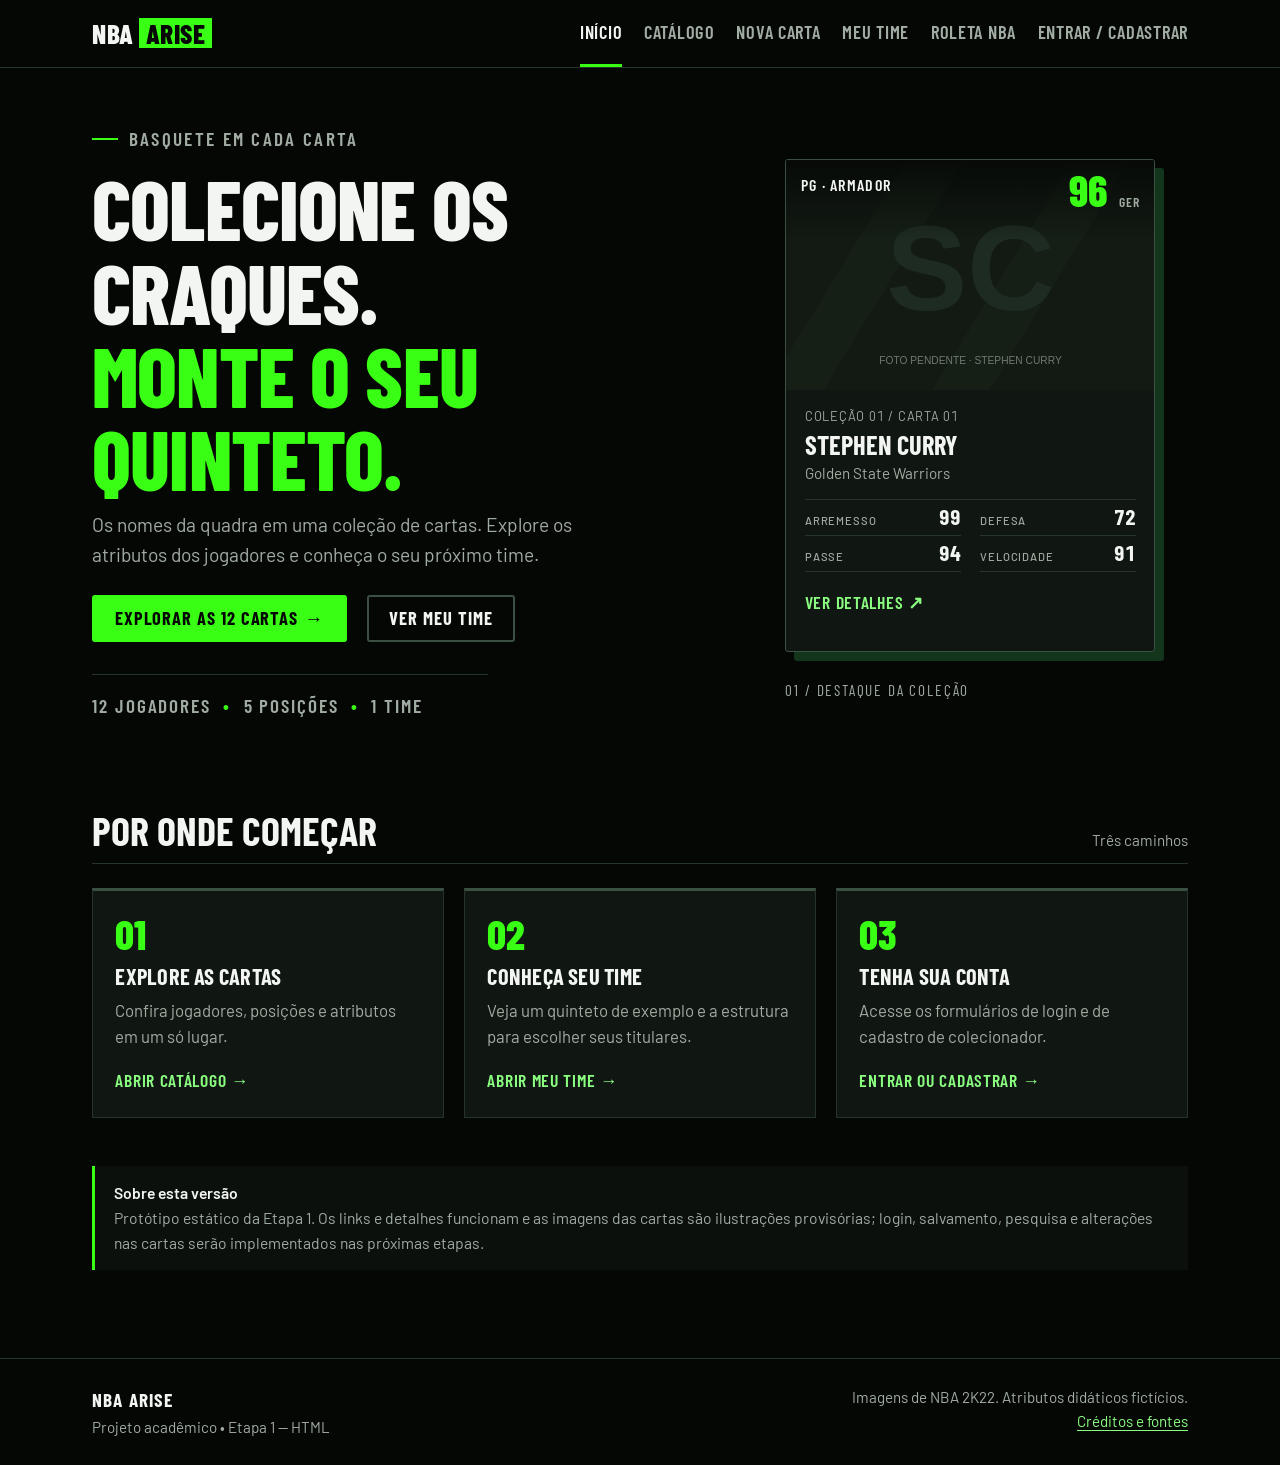
<file: index.html>
<!DOCTYPE html>
<html lang="pt-BR">
<head>
  <meta charset="UTF-8">
  <meta name="viewport" content="width=device-width, initial-scale=1.0">
  <meta name="description" content="NBA ARISE: coleção acadêmica de cartas de basquete inspirada em TCG e NBA 2K.">
  <title>Início | NBA ARISE</title>
  <link rel="preconnect" href="https://fonts.googleapis.com">
  <link rel="preconnect" href="https://fonts.gstatic.com" crossorigin>
  <link href="https://fonts.googleapis.com/css2?family=Barlow:wght@400;500;600&family=Barlow+Condensed:wght@600;700;800&display=swap" rel="stylesheet">
  <link rel="stylesheet" href="assets/css/style.css">
  <script src="assets/js/fontes.js" defer></script>
  <script src="assets/js/usuarios.js" defer></script>
</head>
<body>
  <a class="pular" href="#conteudo">Pular para o conteúdo</a>
  <header class="cabecalho">
    <div class="container barra">
      <a class="marca" href="index.html"><span class="bola" aria-hidden="true">◉</span> NBA <span>ARISE</span></a>
      <nav aria-label="Navegação principal"><a href="index.html" aria-current="page">Início</a><a href="pages/catalogo.html">Catálogo</a><a href="pages/cadastro-carta.html">Nova carta</a><a href="pages/meutime.html">Meu time</a><a href="pages/roleta.html">Roleta NBA</a><a id="nav-login" href="pages/login.html">Entrar / Cadastrar</a></nav>
    </div>
  </header>
  <main id="conteudo" class="container">
    <section class="hero" aria-labelledby="titulo-inicial">
      <div><p class="sobretitulo">BASQUETE EM CADA CARTA</p><h1 id="titulo-inicial">Colecione os craques.<br><em>Monte o seu quinteto.</em></h1>
        <p>Os nomes da quadra em uma coleção de cartas. Explore os atributos dos jogadores e conheça o seu próximo time.</p>
        <div class="botoes"><a class="botao" href="pages/catalogo.html">Explorar as 12 cartas <span aria-hidden="true">→</span></a><a class="botao secundario" href="pages/meutime.html">Ver meu time</a></div>
        <p class="micro">12 JOGADORES <span>•</span> 5 POSIÇÕES <span>•</span> 1 TIME</p>
      </div>
      <div class="destaque">      <!-- CARTA 01: Stephen Curry — altere os dados neste article. -->
      <article class="carta" id="carta-curry">
        <div class="carta-topo"><span>PG · Armador</span><strong>96 <small>GER</small></strong></div>
        <!-- Foto real (quando o arquivo existir): src="assets/img/curry.jpg" alt="Stephen Curry no NBA 2K22" -->
        <img src="data:image/svg+xml;charset=utf-8,%3Csvg%20xmlns='http://www.w3.org/2000/svg'%20viewBox='0%200%20640%20360'%20width='640'%20height='360'%3E%3Crect%20width='640'%20height='360'%20fill='%23141d16'/%3E%3Cpath%20d='M0%20360L220%200h90L90%20360zM260%20360L480%200h90L350%20360z'%20fill='%23182319'/%3E%3Ctext%20x='320'%20y='235'%20fill='%23223127'%20font-family='Arial%20Narrow,Arial,sans-serif'%20font-size='190'%20font-weight='700'%20text-anchor='middle'%3ESC%3C/text%3E%3Ctext%20x='320'%20y='320'%20fill='%237d8a80'%20font-family='Arial,sans-serif'%20font-size='16'%20text-anchor='middle'%3EFOTO%20PENDENTE%20%C2%B7%20STEPHEN%20CURRY%3C/text%3E%3C/svg%3E" alt="Imagem provisória da carta de Stephen Curry" width="640" height="360" loading="lazy">
        <div class="carta-corpo"><p class="numero">COLEÇÃO 01 / CARTA 01</p><h2 class="nome-destaque">Stephen Curry</h2><p class="clube">Golden State Warriors</p>
          <dl class="stats"><div><dt>ARREMESSO</dt><dd>99</dd></div><div><dt>DEFESA</dt><dd>72</dd></div><div><dt>PASSE</dt><dd>94</dd></div><div><dt>VELOCIDADE</dt><dd>91</dd></div></dl>
          <a class="link-detalhe" href="pages/detalhes.html#curry">Ver detalhes <span aria-hidden="true">↗</span></a>
        </div>
      </article><p class="legenda-destaque">01 / DESTAQUE DA COLEÇÃO</p></div>
    </section>
    <section class="secao" aria-labelledby="comece"><div class="secao-topo"><h2 id="comece">Por onde começar</h2><span>Três caminhos</span></div>
      <div class="acessos">
        <article><span class="indice">01</span><h3>Explore as cartas</h3><p>Confira jogadores, posições e atributos em um só lugar.</p><a href="pages/catalogo.html">Abrir catálogo →</a></article>
        <article><span class="indice">02</span><h3>Conheça seu time</h3><p>Veja um quinteto de exemplo e a estrutura para escolher seus titulares.</p><a href="pages/meutime.html">Abrir meu time →</a></article>
        <article><span class="indice">03</span><h3>Tenha sua conta</h3><p>Acesse os formulários de login e de cadastro de colecionador.</p><a href="pages/login.html">Entrar ou cadastrar →</a></article>
      </div>
    </section>
    <aside class="aviso"><strong>Sobre esta versão</strong><p>Protótipo estático da Etapa 1. Os links e detalhes funcionam e as imagens das cartas são ilustrações provisórias; login, salvamento, pesquisa e alterações nas cartas serão implementados nas próximas etapas.</p></aside>

  </main>
  <footer class="rodape"><div class="container barra">
    <p><strong>NBA ARISE</strong><br>Projeto acadêmico • Etapa 1 — HTML</p>
    <p>Imagens de NBA 2K22. Atributos didáticos fictícios.<br><a href="pages/creditos.html">Créditos e fontes</a></p>
  </div></footer>
</body>
</html>
</file>
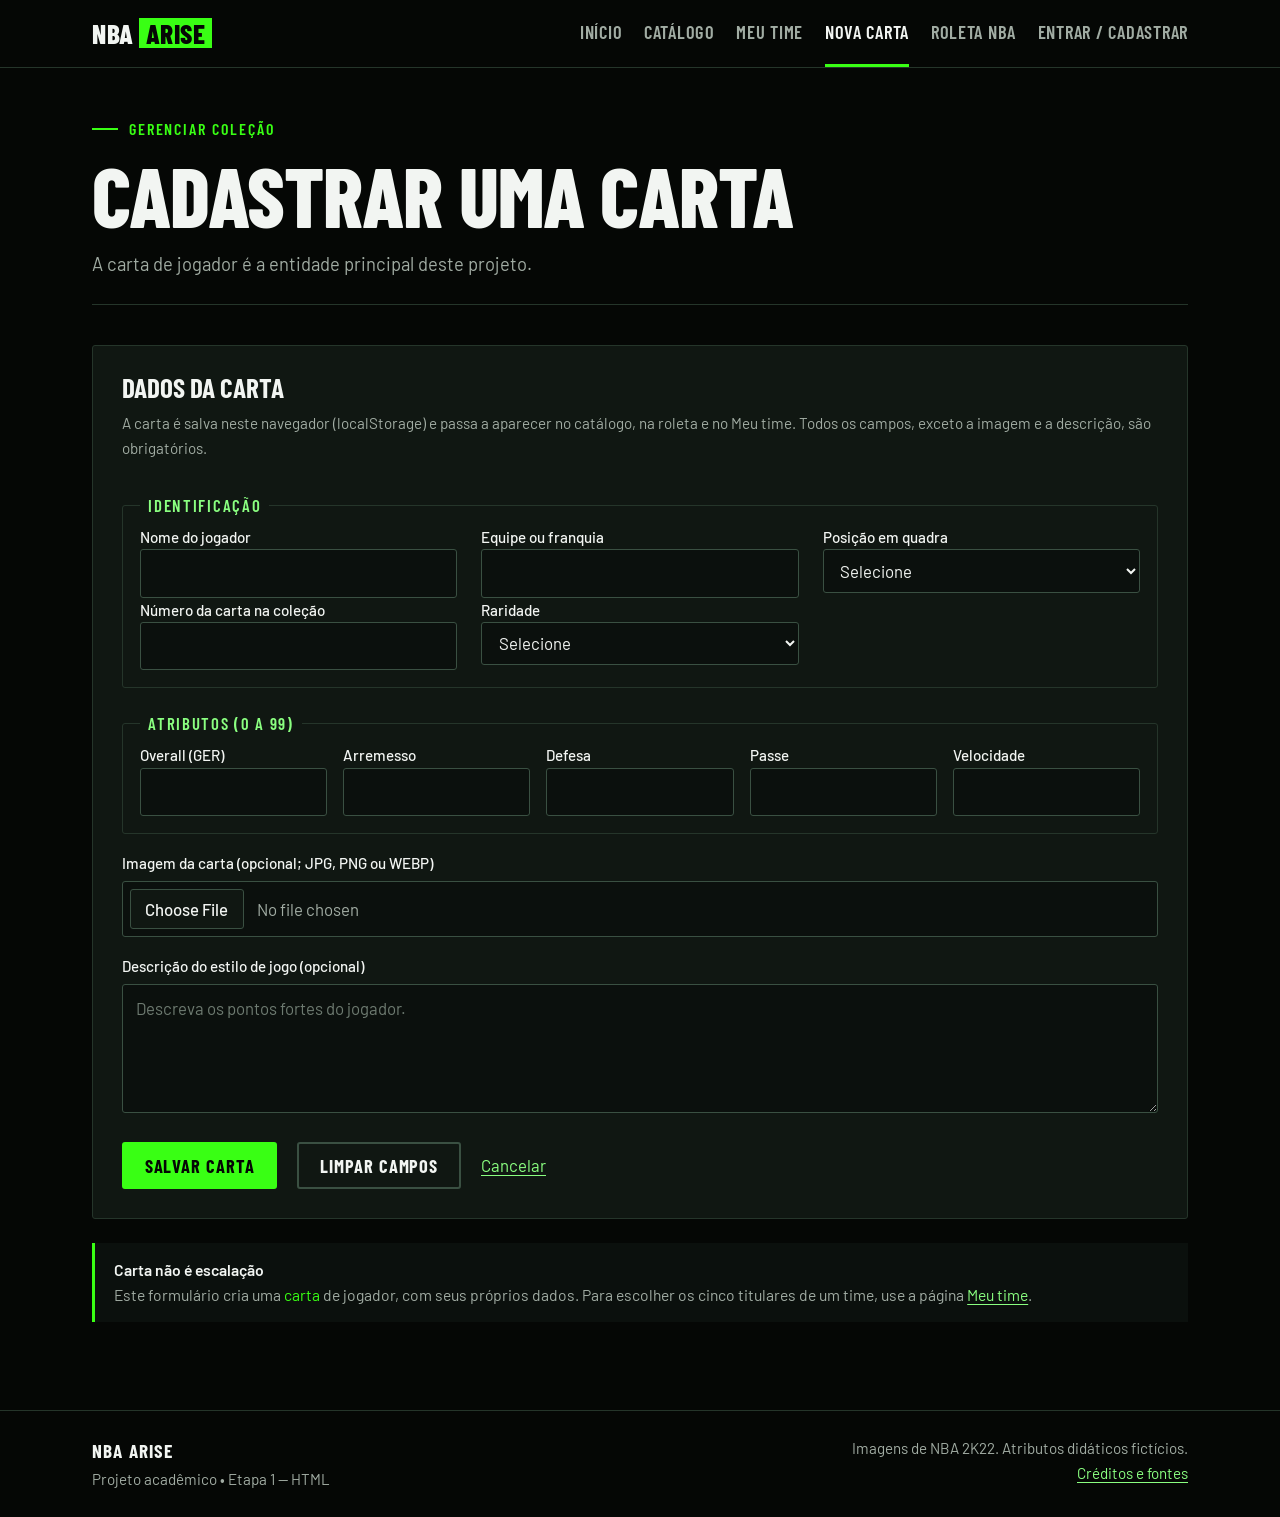
<file: pages/cadastro-carta.html>
<!DOCTYPE html>
<html lang="pt-BR">
<head>
  <meta charset="UTF-8">
  <meta name="viewport" content="width=device-width, initial-scale=1.0">
  <meta name="description" content="NBA ARISE: coleção acadêmica de cartas de basquete inspirada em TCG e NBA 2K.">
  <title>Cadastro de carta | NBA ARISE</title>
  <link rel="preconnect" href="https://fonts.googleapis.com">
  <link rel="preconnect" href="https://fonts.gstatic.com" crossorigin>
  <link href="https://fonts.googleapis.com/css2?family=Barlow:wght@400;500;600&family=Barlow+Condensed:wght@600;700;800&display=swap" rel="stylesheet">
  <link rel="stylesheet" href="../assets/css/style.css">
  <script src="../assets/js/usuarios.js" defer></script>
  <script src="../assets/js/jogadores.js" defer></script>
  <script src="../assets/js/cartas.js" defer></script>
</head>
<body>
  <a class="pular" href="#conteudo">Pular para o conteúdo</a>
  <!-- BLOCO: CABECALHO — identificação e navegação entre as páginas. -->
  <header class="cabecalho">
    <div class="container barra">
      <a class="marca" href="../index.html"><span class="bola" aria-hidden="true">◉</span> NBA <span>ARISE</span></a>
      <nav aria-label="Navegação principal"><a href="../index.html">Início</a><a href="catalogo.html">Catálogo</a><a href="meutime.html">Meu time</a><a href="cadastro-carta.html" aria-current="page">Nova carta</a><a href="roleta.html">Roleta NBA</a><a id="nav-login" href="login.html">Entrar / Cadastrar</a></nav>
    </div>
  </header>
  <main id="conteudo" class="container">
<header class="titulo-pagina"><p class="sobretitulo">GERENCIAR COLEÇÃO</p><h1>Cadastrar uma carta</h1><p>A carta de jogador é a entidade principal deste projeto.</p></header>
    <!-- BLOCO: CADASTRO-CARTA — formulário da entidade principal. -->
    <section class="painel formulario-carta" aria-labelledby="dados"><h2 id="dados">Dados da carta</h2>
      <p class="ajuda" id="aviso-carta">A carta é salva neste navegador (localStorage) e passa a aparecer no catálogo, na roleta e no Meu time. Todos os campos, exceto a imagem e a descrição, são obrigatórios.</p>
      <form id="form-carta" method="post" novalidate aria-describedby="aviso-carta">
        <fieldset><legend>Identificação</legend><div class="duas-colunas">
          <div><label for="jogador">Nome do jogador</label><input id="jogador" name="jogador" type="text" maxlength="80" required></div>
          <div><label for="equipe">Equipe ou franquia</label><input id="equipe" name="equipe" type="text" maxlength="80" required></div>
          <div><label for="posicao-carta">Posição em quadra</label><select id="posicao-carta" name="posicao" required><option value="">Selecione</option><option value="PG">Armador (PG)</option><option value="SG">Ala-armador (SG)</option><option value="SF">Ala (SF)</option><option value="PF">Ala-pivô (PF)</option><option value="C">Pivô (C)</option></select></div>
          <div><label for="numero-carta">Número da carta na coleção</label><input id="numero-carta" name="numero-carta" type="number" min="1" max="999" required></div>
          <div><label for="raridade">Raridade</label><select id="raridade" name="raridade" required><option value="">Selecione</option><option>Comum</option><option>Rara</option><option>Lendária</option></select></div>
        </div></fieldset>
        <fieldset><legend>Atributos (0 a 99)</legend><div class="campos-stats"><div><label for="geral">Overall (GER)</label><input id="geral" name="geral" type="number" min="0" max="99" required></div><div><label for="arremesso">Arremesso</label><input id="arremesso" name="arremesso" type="number" min="0" max="99" required></div><div><label for="defesa">Defesa</label><input id="defesa" name="defesa" type="number" min="0" max="99" required></div><div><label for="passe">Passe</label><input id="passe" name="passe" type="number" min="0" max="99" required></div><div><label for="velocidade">Velocidade</label><input id="velocidade" name="velocidade" type="number" min="0" max="99" required></div></div></fieldset>
        <label for="imagem">Imagem da carta (opcional; JPG, PNG ou WEBP)</label><input id="imagem" name="imagem" type="file" accept="image/jpeg,image/png,image/webp">
        <label for="descricao">Descrição do estilo de jogo (opcional)</label><textarea id="descricao" name="descricao" rows="4" maxlength="500" placeholder="Descreva os pontos fortes do jogador."></textarea>
        <div class="botoes"><button type="submit">Salvar carta</button><button type="reset" class="secundario">Limpar campos</button><a href="catalogo.html">Cancelar</a></div>
        <p id="msg-carta" class="msg" role="status" aria-live="polite"></p>
      </form>
    </section>
    <aside class="aviso"><strong>Carta não é escalação</strong><p>Este formulário cria uma <em>carta</em> de jogador, com seus próprios dados. Para escolher os cinco titulares de um time, use a página <a href="meutime.html">Meu time</a>.</p></aside>
      <noscript><p class="msg erro">Ative o JavaScript para salvar cartas.</p></noscript>
  </main>
  <!-- BLOCO: RODAPE -->
  <footer class="rodape"><div class="container barra">
    <p><strong>NBA ARISE</strong><br>Projeto acadêmico • Etapa 1 — HTML</p>
    <p>Imagens de NBA 2K22. Atributos didáticos fictícios.<br><a href="creditos.html">Créditos e fontes</a></p>
  </div></footer>
</body>
</html>
</file>
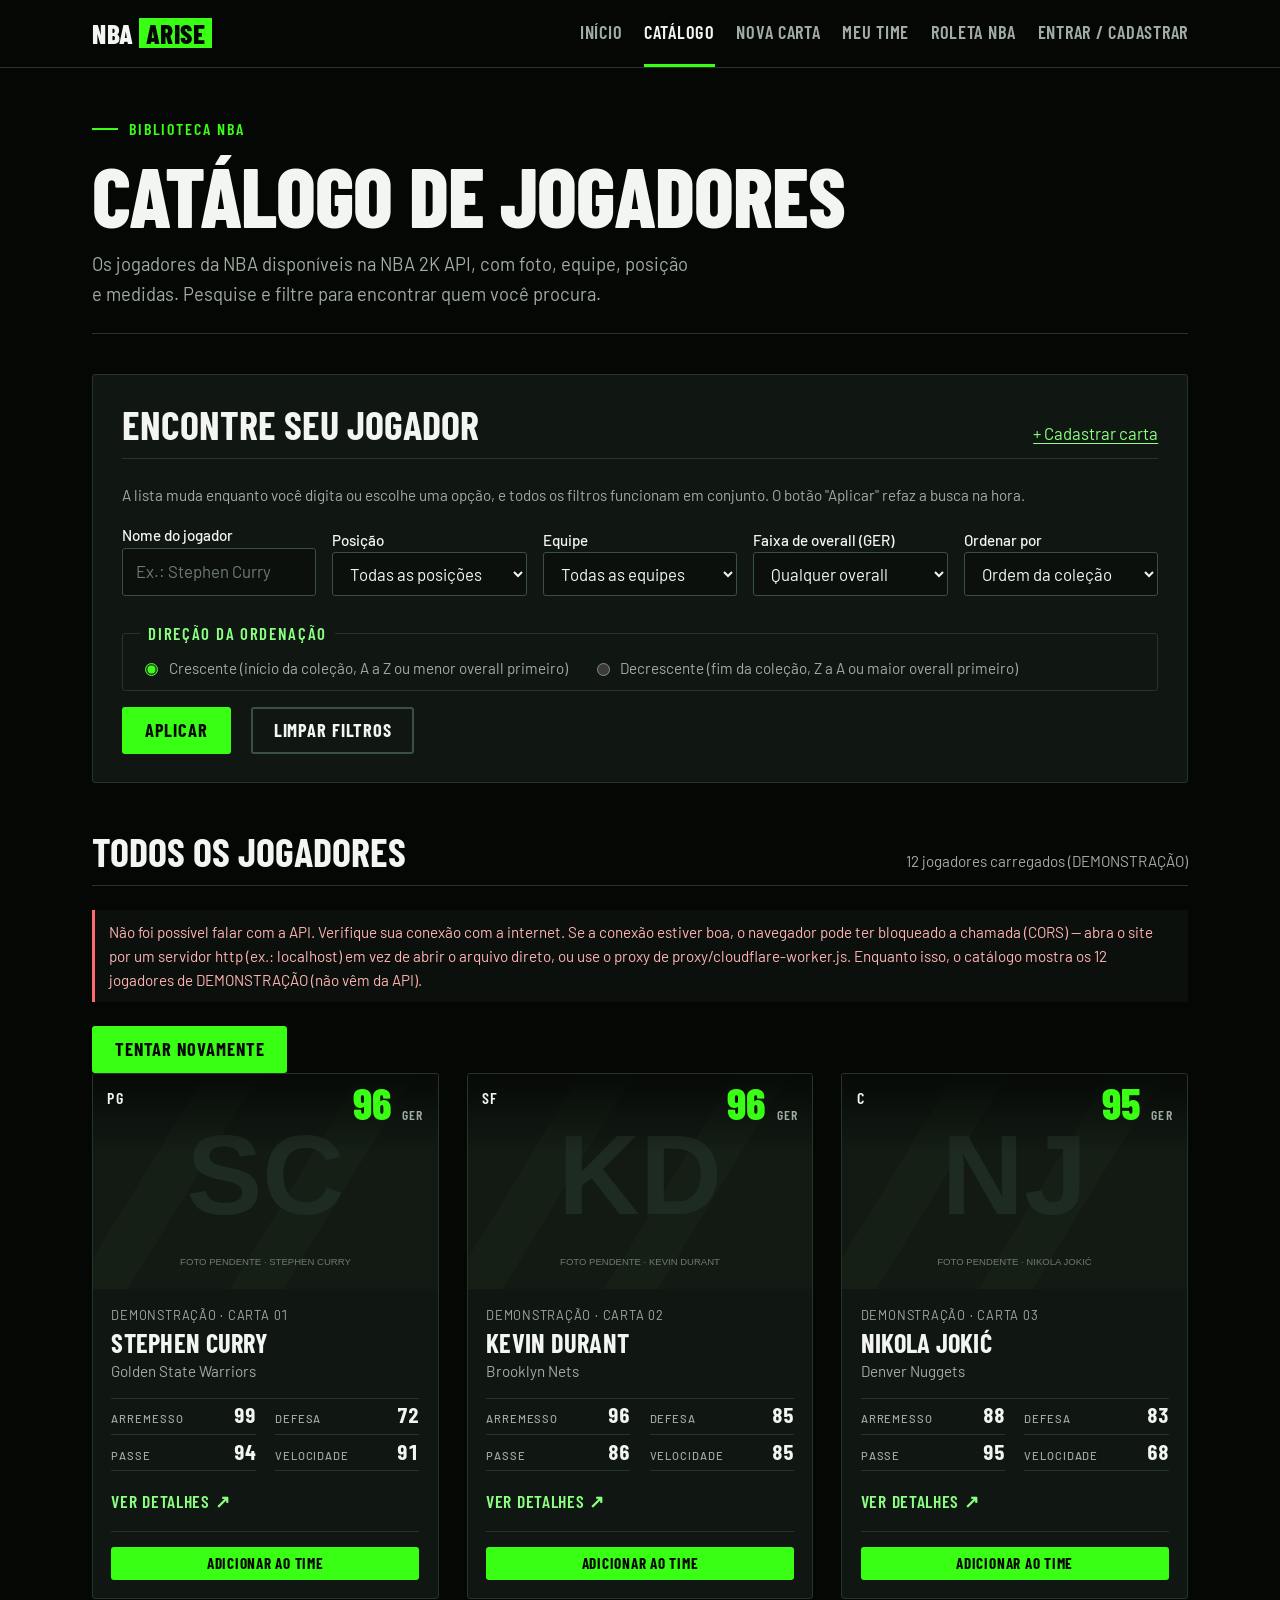
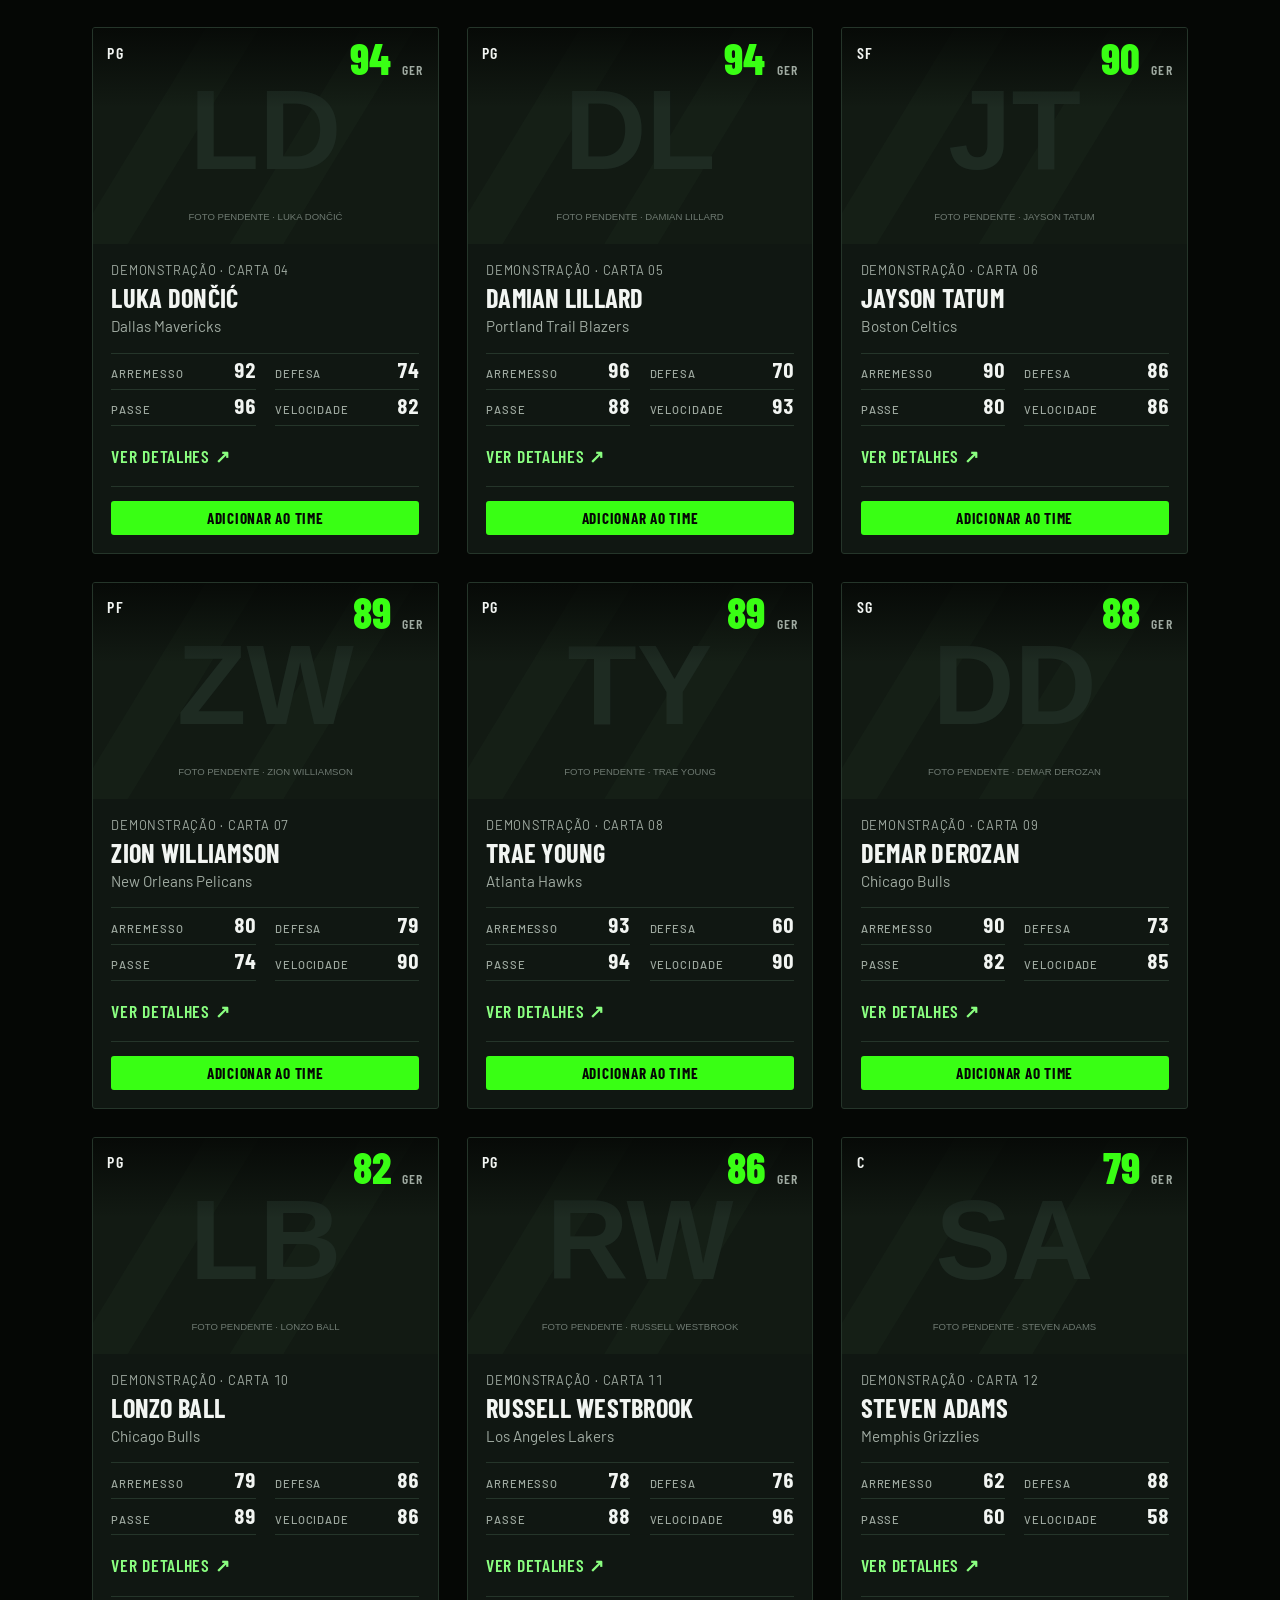
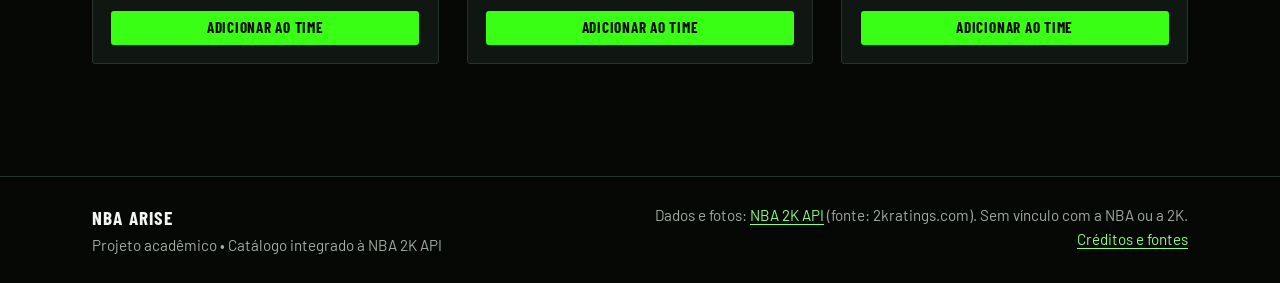
<file: pages/catalogo.html>
<!DOCTYPE html>
<html lang="pt-BR">
<head>
  <meta charset="UTF-8">
  <meta name="viewport" content="width=device-width, initial-scale=1.0">
  <meta name="description" content="NBA ARISE: coleção acadêmica de cartas de basquete inspirada em TCG e NBA 2K.">
  <title>Catálogo | NBA ARISE</title>
  <link rel="preconnect" href="https://fonts.googleapis.com">
  <link rel="preconnect" href="https://fonts.gstatic.com" crossorigin>
  <link href="https://fonts.googleapis.com/css2?family=Barlow:wght@400;500;600&family=Barlow+Condensed:wght@600;700;800&display=swap" rel="stylesheet">
  <link rel="stylesheet" href="../assets/css/style.css">
  <script src="../assets/js/fontes.js" defer></script>
  <script src="../assets/js/usuarios.js" defer></script>
  <script src="../assets/js/time.js" defer></script>
  <script src="../assets/js/jogadores.js" defer></script>
  <script src="../assets/js/config.js" defer></script>
  <script src="../assets/js/api-nba.js" defer></script>
  <script src="../assets/js/cartas.js" defer></script>
</head>
<body>
  <a class="pular" href="#conteudo">Pular para o conteúdo</a>
  <!-- BLOCO: CABECALHO — identificação e navegação entre as páginas. -->
  <header class="cabecalho">
    <div class="container barra">
      <a class="marca" href="../index.html"><span class="bola" aria-hidden="true">◉</span> NBA <span>ARISE</span></a>
      <nav aria-label="Navegação principal"><a href="../index.html">Início</a><a href="catalogo.html" aria-current="page">Catálogo</a><a href="cadastro-carta.html">Nova carta</a><a href="meutime.html">Meu time</a><a href="roleta.html">Roleta NBA</a><a id="nav-login" href="login.html">Entrar / Cadastrar</a></nav>
    </div>
  </header>
  <main id="conteudo" class="container">
<header class="titulo-pagina"><p class="sobretitulo">BIBLIOTECA NBA</p><h1>Catálogo de jogadores</h1><p>Os jogadores da NBA disponíveis na NBA 2K API, com foto, equipe, posição e medidas. Pesquise e filtre para encontrar quem você procura.</p></header>
    <!-- BLOCO: PESQUISA — os resultados mudam na hora, sem recarregar a página (cartas.js: iniciarCatalogo). -->
    <section class="painel" aria-labelledby="busca"><div class="secao-topo"><h2 id="busca">Encontre seu jogador</h2><a href="cadastro-carta.html">+ Cadastrar carta</a></div>
      <p id="aviso-busca" class="ajuda">A lista muda enquanto você digita ou escolhe uma opção, e todos os filtros funcionam em conjunto. O botão "Aplicar" refaz a busca na hora.</p>
      <form class="filtros" role="search" aria-describedby="aviso-busca">
        <div><label for="pesquisa">Nome do jogador</label><input type="search" id="pesquisa" name="pesquisa" placeholder="Ex.: Stephen Curry" autocomplete="off"></div>
        <div><label for="posicao">Posição</label><select id="posicao" name="posicao"><option value="">Todas as posições</option><option value="PG">Armador (PG)</option><option value="SG">Ala-armador (SG)</option><option value="SF">Ala (SF)</option><option value="PF">Ala-pivô (PF)</option><option value="C">Pivô (C)</option></select></div>
        <div><label for="equipe">Equipe</label><select id="equipe" name="equipe"><option value="">Todas as equipes</option></select></div>
        <div><label for="faixa">Faixa de overall (GER)</label><select id="faixa" name="faixa"><option value="">Qualquer overall</option><option value="90-99">90 a 99</option><option value="80-89">80 a 89</option><option value="70-79">70 a 79</option><option value="0-69">Abaixo de 70</option></select></div>
        <div><label for="ordem">Ordenar por</label><select id="ordem" name="ordem"><option value="colecao">Ordem da coleção</option><option value="nome">Nome do jogador</option><option value="overall">Overall (GER)</option></select></div>
        <fieldset><legend>Direção da ordenação</legend><label><input type="radio" name="direcao" value="asc" checked> Crescente (início da coleção, A a Z ou menor overall primeiro)</label> <label><input type="radio" name="direcao" value="desc"> Decrescente (fim da coleção, Z a A ou maior overall primeiro)</label></fieldset>
        <div class="botoes"><button type="submit">Aplicar</button><button type="reset" class="secundario">Limpar filtros</button></div>
      </form>
    </section>
    <!-- BLOCO: LISTAGEM — os cards são desenhados pelo cartas.js a partir da API NBA 2K (assets/js/api-nba.js) e das cartas criadas em "Nova carta". -->
    <section class="secao" aria-labelledby="colecao"><div class="secao-topo"><h2 id="colecao">Todos os jogadores</h2><span id="total-cartas">Carregando…</span></div>
      <p id="estado-catalogo" class="msg" role="status" aria-live="polite"></p>
      <div class="botoes" id="tentar" hidden><button type="button" id="tentar-novamente">Tentar novamente</button></div>
      <p id="sem-resultados" class="msg" role="status" aria-live="polite"></p>
      <div class="grade-cartas" id="grade-cartas" aria-busy="true"></div>
      <div class="botoes" id="mais-cartas" hidden><button type="button" class="secundario" id="botao-mais">Mostrar mais</button></div>
      <noscript><p class="msg erro">Ative o JavaScript para carregar os jogadores.</p></noscript>
    </section>
  </main>
  <!-- BLOCO: RODAPE -->
  <footer class="rodape"><div class="container barra">
    <p><strong>NBA ARISE</strong><br>Projeto acadêmico • Catálogo integrado à NBA 2K API</p>
    <p>Dados e fotos: <a href="https://www.nba2kapi.com">NBA 2K API</a> (fonte: 2kratings.com). Sem vínculo com a NBA ou a 2K.<br><a href="creditos.html">Créditos e fontes</a></p>
  </div></footer>
</body>
</html>
</file>
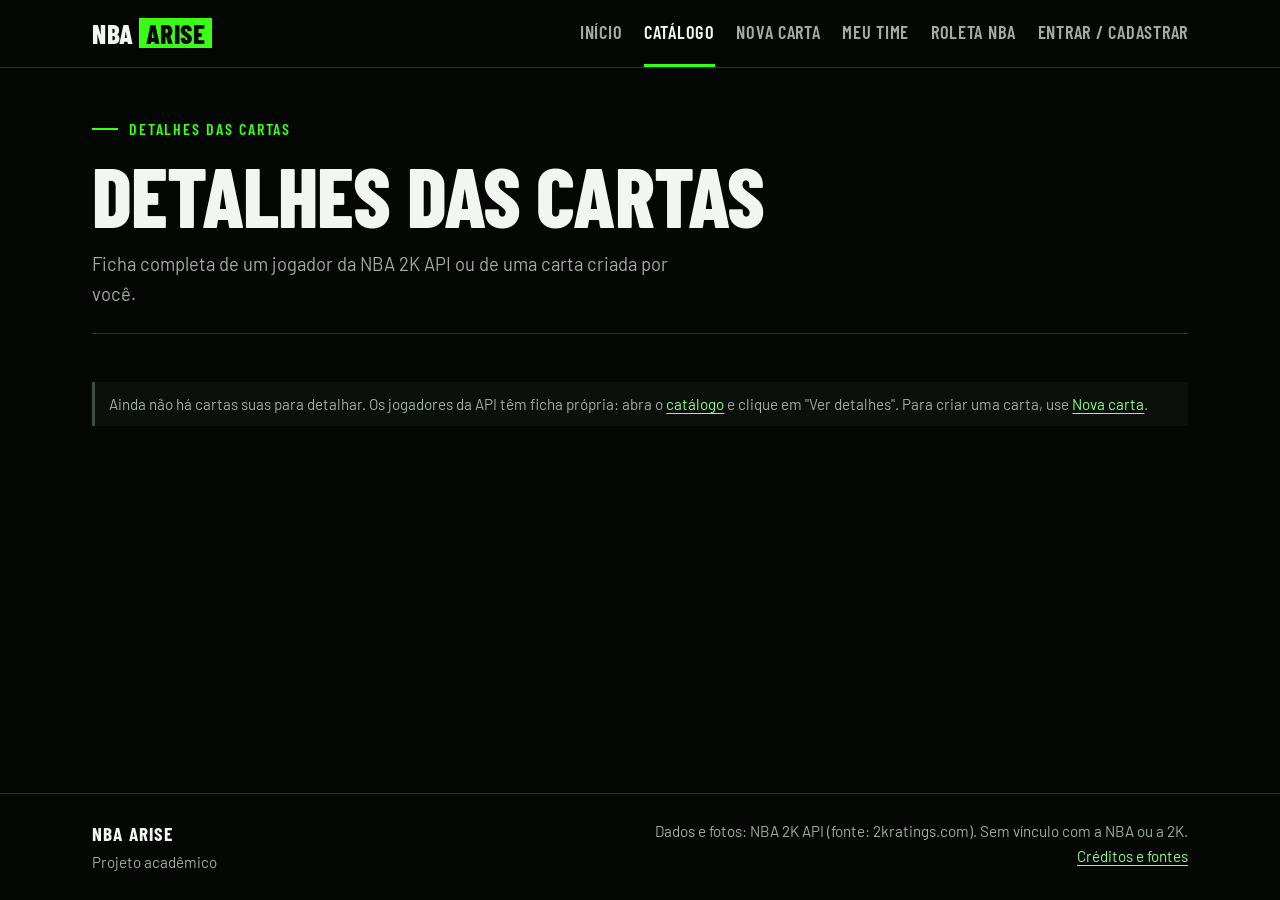
<file: pages/detalhes.html>
<!DOCTYPE html>
<html lang="pt-BR">
<head>
  <meta charset="UTF-8">
  <meta name="viewport" content="width=device-width, initial-scale=1.0">
  <meta name="description" content="NBA ARISE: coleção acadêmica de cartas de basquete inspirada em TCG e NBA 2K.">
  <title>Detalhes das cartas | NBA ARISE</title>
  <link rel="preconnect" href="https://fonts.googleapis.com">
  <link rel="preconnect" href="https://fonts.gstatic.com" crossorigin>
  <link href="https://fonts.googleapis.com/css2?family=Barlow:wght@400;500;600&family=Barlow+Condensed:wght@600;700;800&display=swap" rel="stylesheet">
  <link rel="stylesheet" href="../assets/css/style.css">
  <script src="../assets/js/fontes.js" defer></script>
  <script src="../assets/js/usuarios.js" defer></script>
  <script src="../assets/js/time.js" defer></script>
  <script src="../assets/js/jogadores.js" defer></script>
  <script src="../assets/js/config.js" defer></script>
  <script src="../assets/js/api-nba.js" defer></script>
  <script src="../assets/js/cartas.js" defer></script>
</head>
<body>
  <a class="pular" href="#conteudo">Pular para o conteúdo</a>
  <!-- BLOCO: CABECALHO — identificação e navegação entre as páginas. -->
  <header class="cabecalho">
    <div class="container barra">
      <a class="marca" href="../index.html"><span class="bola" aria-hidden="true">◉</span> NBA <span>ARISE</span></a>
      <nav aria-label="Navegação principal"><a href="../index.html">Início</a><a href="catalogo.html" aria-current="page">Catálogo</a><a href="cadastro-carta.html">Nova carta</a><a href="meutime.html">Meu time</a><a href="roleta.html">Roleta NBA</a><a id="nav-login" href="login.html">Entrar / Cadastrar</a></nav>
    </div>
  </header>
  <main id="conteudo" class="container">
<header class="titulo-pagina"><p class="sobretitulo">DETALHES DAS CARTAS</p><h1>Detalhes das cartas</h1><p>Ficha completa de um jogador da NBA 2K API ou de uma carta criada por você.</p></header>
    <aside class="aviso" id="aviso-detalhes"><strong>Suas cartas</strong><p>Carregando…</p></aside>
    <nav class="painel" aria-label="Ir para uma carta"><h2>Escolha uma carta</h2><ul id="indice-cartas"></ul></nav>
    <section class="secao" id="fichas" aria-label="Fichas das cartas"></section>
    <noscript><p class="msg erro">Ative o JavaScript para ver os detalhes.</p></noscript>
  </main>
  <!-- BLOCO: RODAPE -->
  <footer class="rodape"><div class="container barra">
    <p><strong>NBA ARISE</strong><br>Projeto acadêmico</p>
    <p>Dados e fotos: NBA 2K API (fonte: 2kratings.com). Sem vínculo com a NBA ou a 2K.<br><a href="creditos.html">Créditos e fontes</a></p>
  </div></footer>
</body>
</html>
</file>
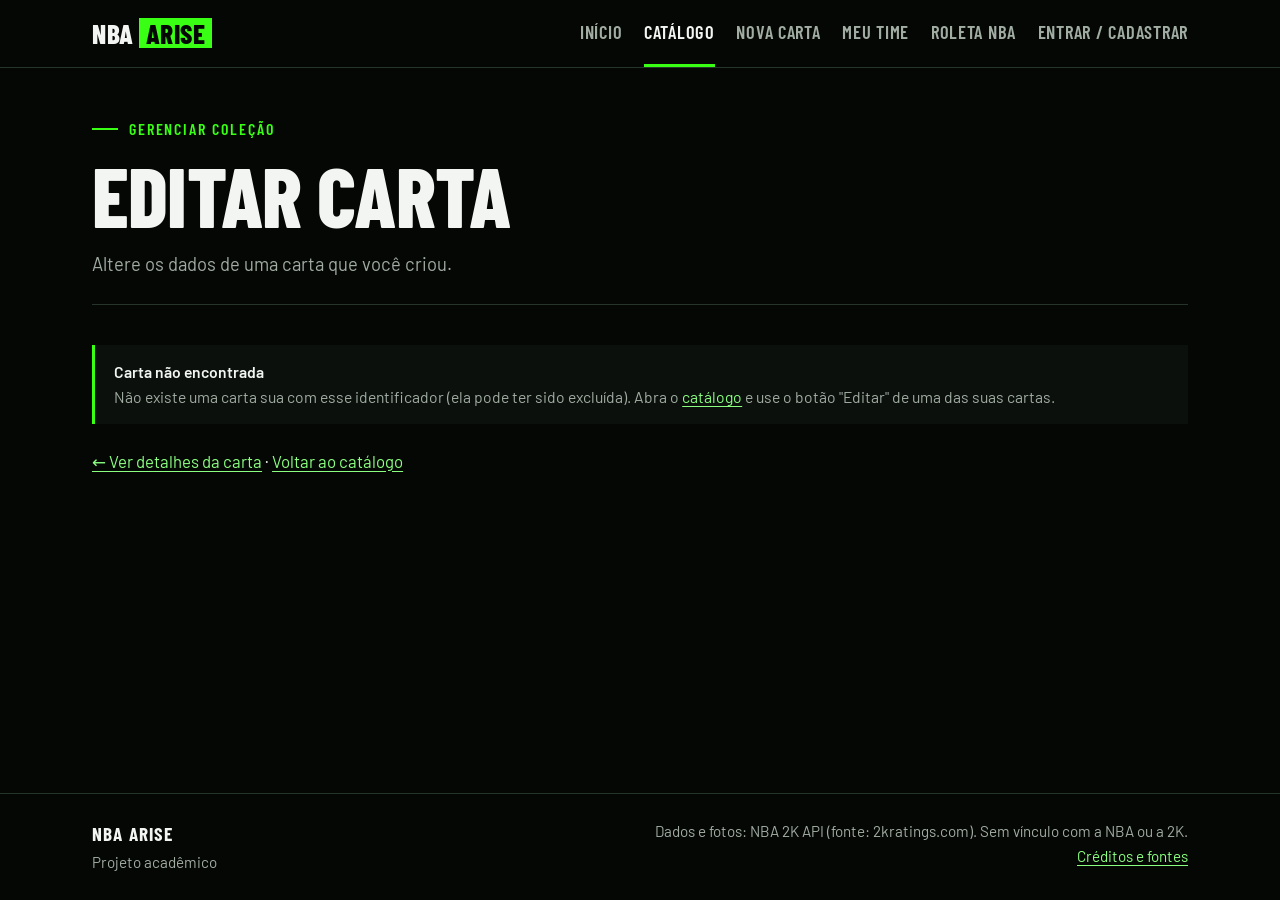
<file: pages/editar-carta.html>
<!DOCTYPE html>
<html lang="pt-BR">
<head>
  <meta charset="UTF-8">
  <meta name="viewport" content="width=device-width, initial-scale=1.0">
  <meta name="description" content="NBA ARISE: coleção acadêmica de cartas de basquete inspirada em TCG e NBA 2K.">
  <title>Editar carta | NBA ARISE</title>
  <link rel="preconnect" href="https://fonts.googleapis.com">
  <link rel="preconnect" href="https://fonts.gstatic.com" crossorigin>
  <link href="https://fonts.googleapis.com/css2?family=Barlow:wght@400;500;600&family=Barlow+Condensed:wght@600;700;800&display=swap" rel="stylesheet">
  <link rel="stylesheet" href="../assets/css/style.css">
  <script src="../assets/js/fontes.js" defer></script>
  <script src="../assets/js/usuarios.js" defer></script>
  <script src="../assets/js/time.js" defer></script>
  <script src="../assets/js/jogadores.js" defer></script>
  <script src="../assets/js/cartas.js" defer></script>
</head>
<body>
  <a class="pular" href="#conteudo">Pular para o conteúdo</a>
  <!-- BLOCO: CABECALHO — identificação e navegação entre as páginas. -->
  <header class="cabecalho">
    <div class="container barra">
      <a class="marca" href="../index.html"><span class="bola" aria-hidden="true">◉</span> NBA <span>ARISE</span></a>
      <nav aria-label="Navegação principal"><a href="../index.html">Início</a><a href="catalogo.html" aria-current="page">Catálogo</a><a href="cadastro-carta.html">Nova carta</a><a href="meutime.html">Meu time</a><a href="roleta.html">Roleta NBA</a><a id="nav-login" href="login.html">Entrar / Cadastrar</a></nav>
    </div>
  </header>
  <main id="conteudo" class="container">
<header class="titulo-pagina"><p class="sobretitulo">GERENCIAR COLEÇÃO</p><h1>Editar carta</h1><p>Altere os dados de uma carta que você criou.</p></header>
    <aside class="aviso" id="aviso-edicao" hidden></aside>
    <!-- BLOCO: EDITAR-CARTA — carrega a carta pedida em ?carta=<id> (cartas.js: iniciarEdicao). -->
    <section class="painel formulario-carta" id="painel-edicao" aria-labelledby="dados-edicao"><h2 id="dados-edicao">Dados da carta</h2>
      <p class="ajuda" id="aviso-carta">Todos os campos, exceto a imagem e a descrição, são obrigatórios. Escolha um arquivo de imagem somente se quiser trocar a imagem atual. Só as cartas criadas por você podem ser editadas.</p>
      <form id="form-editar" novalidate aria-describedby="aviso-carta">
        <fieldset><legend>Identificação</legend><div class="duas-colunas">
          <div><label for="jogador">Nome do jogador</label><input id="jogador" name="jogador" type="text" maxlength="80" required></div>
          <div><label for="equipe">Equipe ou franquia</label><input id="equipe" name="equipe" type="text" maxlength="80" required></div>
          <div><label for="posicao-carta">Posição em quadra</label><select id="posicao-carta" name="posicao" required><option value="">Selecione</option><option value="PG">Armador (PG)</option><option value="SG">Ala-armador (SG)</option><option value="SF">Ala (SF)</option><option value="PF">Ala-pivô (PF)</option><option value="C">Pivô (C)</option></select></div>
          <div><label for="numero-carta">Número da carta na coleção</label><input id="numero-carta" name="numero-carta" type="number" min="1" max="999" required></div>
          <div><label for="raridade">Raridade</label><select id="raridade" name="raridade" required><option value="">Selecione</option><option>Comum</option><option>Rara</option><option>Lendária</option></select></div>
        </div></fieldset>
        <fieldset><legend>Atributos (0 a 99)</legend><div class="campos-stats"><div><label for="geral">Overall (GER)</label><input id="geral" name="geral" type="number" min="0" max="99" required></div><div><label for="arremesso">Arremesso</label><input id="arremesso" name="arremesso" type="number" min="0" max="99" required></div><div><label for="defesa">Defesa</label><input id="defesa" name="defesa" type="number" min="0" max="99" required></div><div><label for="passe">Passe</label><input id="passe" name="passe" type="number" min="0" max="99" required></div><div><label for="velocidade">Velocidade</label><input id="velocidade" name="velocidade" type="number" min="0" max="99" required></div></div></fieldset>
        <label for="imagem">Imagem da carta (opcional; JPG, PNG ou WEBP)</label><input id="imagem" name="imagem" type="file" accept="image/jpeg,image/png,image/webp">
        <label for="descricao">Descrição do estilo de jogo (opcional)</label><textarea id="descricao" name="descricao" rows="4" maxlength="500" placeholder="Descreva os pontos fortes do jogador."></textarea>
        <div class="botoes"><button type="submit">Salvar alterações</button><button type="button" class="secundario" id="btn-restaurar">Restaurar valores</button><a href="catalogo.html" id="link-catalogo">Cancelar</a></div>
        <p id="msg-editar" class="msg" role="status" aria-live="polite"></p>
      </form>
    </section>
    <!-- BLOCO: EXCLUIR-CARTA -->
    <section class="painel" id="painel-excluir" aria-labelledby="excluir"><h2 id="excluir">Excluir carta</h2>
      <p class="ajuda" id="aviso-excluir">A exclusão apaga a carta do catálogo e também a remove do Meu time. Não dá para desfazer.</p>
      <button type="button" class="secundario" id="btn-excluir" aria-describedby="aviso-excluir">Excluir carta</button>
    </section>
    <p><a href="detalhes.html" id="link-detalhes">← Ver detalhes da carta</a> · <a href="catalogo.html">Voltar ao catálogo</a></p>
    <noscript><p class="msg erro">Ative o JavaScript para editar cartas.</p></noscript>
  </main>
  <!-- BLOCO: RODAPE -->
  <footer class="rodape"><div class="container barra">
    <p><strong>NBA ARISE</strong><br>Projeto acadêmico</p>
    <p>Dados e fotos: NBA 2K API (fonte: 2kratings.com). Sem vínculo com a NBA ou a 2K.<br><a href="creditos.html">Créditos e fontes</a></p>
  </div></footer>
</body>
</html>
</file>
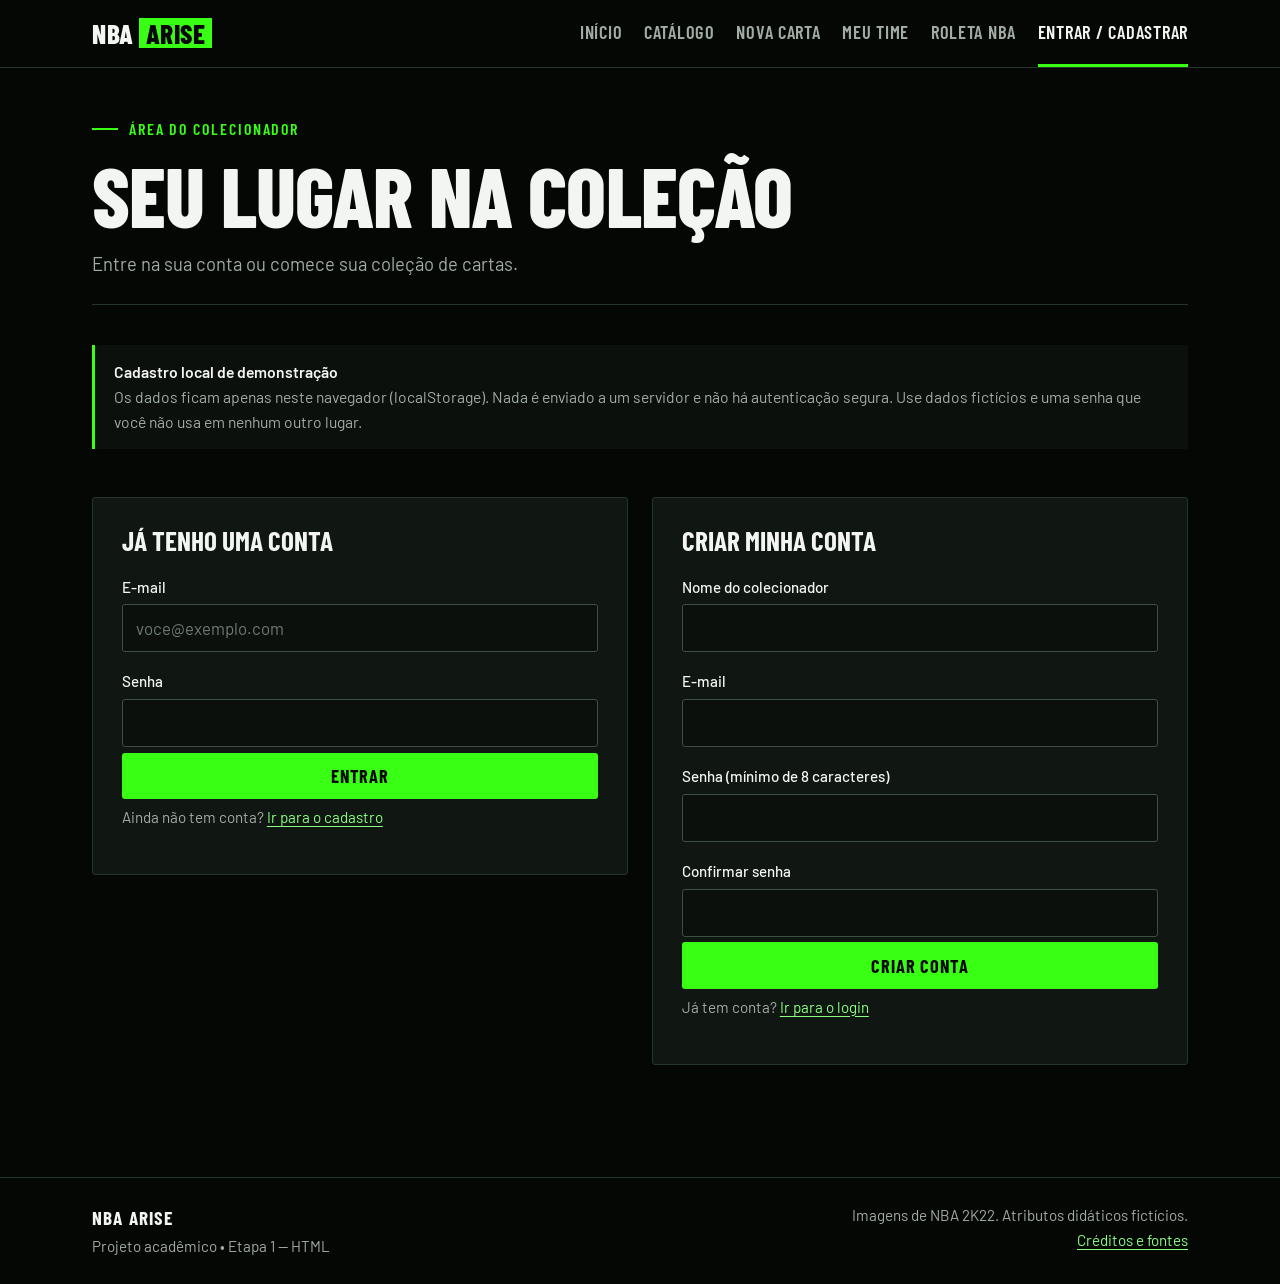
<file: pages/login.html>
<!DOCTYPE html>
<html lang="pt-BR">
<head>
  <meta charset="UTF-8">
  <meta name="viewport" content="width=device-width, initial-scale=1.0">
  <meta name="description" content="NBA ARISE: coleção acadêmica de cartas de basquete inspirada em TCG e NBA 2K.">
  <title>Login e cadastro | NBA ARISE</title>
  <link rel="preconnect" href="https://fonts.googleapis.com">
  <link rel="preconnect" href="https://fonts.gstatic.com" crossorigin>
  <link href="https://fonts.googleapis.com/css2?family=Barlow:wght@400;500;600&family=Barlow+Condensed:wght@600;700;800&display=swap" rel="stylesheet">
  <link rel="stylesheet" href="../assets/css/style.css">
  <script src="../assets/js/fontes.js" defer></script>
  <script src="../assets/js/usuarios.js" defer></script>
</head>
<body>
  <a class="pular" href="#conteudo">Pular para o conteúdo</a>
  <!-- BLOCO: CABECALHO — identificação e navegação entre as páginas. -->
  <header class="cabecalho">
    <div class="container barra">
      <a class="marca" href="../index.html"><span class="bola" aria-hidden="true">◉</span> NBA <span>ARISE</span></a>
      <nav aria-label="Navegação principal"><a href="../index.html">Início</a><a href="catalogo.html">Catálogo</a><a href="cadastro-carta.html">Nova carta</a><a href="meutime.html">Meu time</a><a href="roleta.html">Roleta NBA</a><a id="nav-login" href="login.html" aria-current="page">Entrar / Cadastrar</a></nav>
    </div>
  </header>
  <main id="conteudo" class="container">
<header class="titulo-pagina"><p class="sobretitulo">ÁREA DO COLECIONADOR</p><h1>Seu lugar na coleção</h1><p>Entre na sua conta ou comece sua coleção de cartas.</p></header>
    <aside class="aviso" id="aviso-conta"><strong>Cadastro local de demonstração</strong><p>Os dados ficam apenas neste navegador (localStorage). Nada é enviado a um servidor e não há autenticação segura. Use dados fictícios e uma senha que você não usa em nenhum outro lugar.</p></aside>
    <p id="sessao-status" class="msg" role="status" aria-live="polite"></p>
    <div class="duas-colunas secao">
      <!-- BLOCO: LOGIN -->
      <section class="painel" aria-labelledby="entrar"><h2 id="entrar">Já tenho uma conta</h2><form id="form-login" method="post" novalidate aria-describedby="aviso-conta">
        <label for="email-login">E-mail</label><input id="email-login" name="email-login" type="email" autocomplete="username" placeholder="voce@exemplo.com" required>
        <label for="senha-login">Senha</label><input id="senha-login" name="senha-login" type="password" autocomplete="current-password" minlength="8" required>
        <button type="submit">Entrar</button>
        <p id="msg-login" class="msg" role="status" aria-live="polite"></p>
        <p class="ajuda">Ainda não tem conta? <a href="#cadastrar">Ir para o cadastro</a></p>
      </form></section>
      <!-- BLOCO: CADASTRO-USUARIO -->
      <section class="painel" aria-labelledby="cadastrar"><h2 id="cadastrar">Criar minha conta</h2><form id="form-cadastro" method="post" novalidate aria-describedby="aviso-conta">
        <label for="nome">Nome do colecionador</label><input id="nome" name="nome" type="text" autocomplete="nickname" maxlength="60" required>
        <label for="email-cadastro">E-mail</label><input id="email-cadastro" name="email-cadastro" type="email" autocomplete="email" required>
        <label for="senha-cadastro">Senha (mínimo de 8 caracteres)</label><input id="senha-cadastro" name="senha-cadastro" type="password" autocomplete="new-password" minlength="8" required>
        <label for="confirmar-senha">Confirmar senha</label><input id="confirmar-senha" name="confirmar-senha" type="password" autocomplete="new-password" minlength="8" required>
        <button type="submit">Criar conta</button>
        <p id="msg-cadastro" class="msg" role="status" aria-live="polite"></p>
        <p class="ajuda">Já tem conta? <a href="#entrar">Ir para o login</a></p>
      </form></section>
    </div>

      <noscript><p class="msg erro">Ative o JavaScript para usar o login e o cadastro.</p></noscript>
  </main>
  <!-- BLOCO: RODAPE -->
  <footer class="rodape"><div class="container barra">
    <p><strong>NBA ARISE</strong><br>Projeto acadêmico • Etapa 1 — HTML</p>
    <p>Imagens de NBA 2K22. Atributos didáticos fictícios.<br><a href="creditos.html">Créditos e fontes</a></p>
  </div></footer>
</body>
</html>
</file>
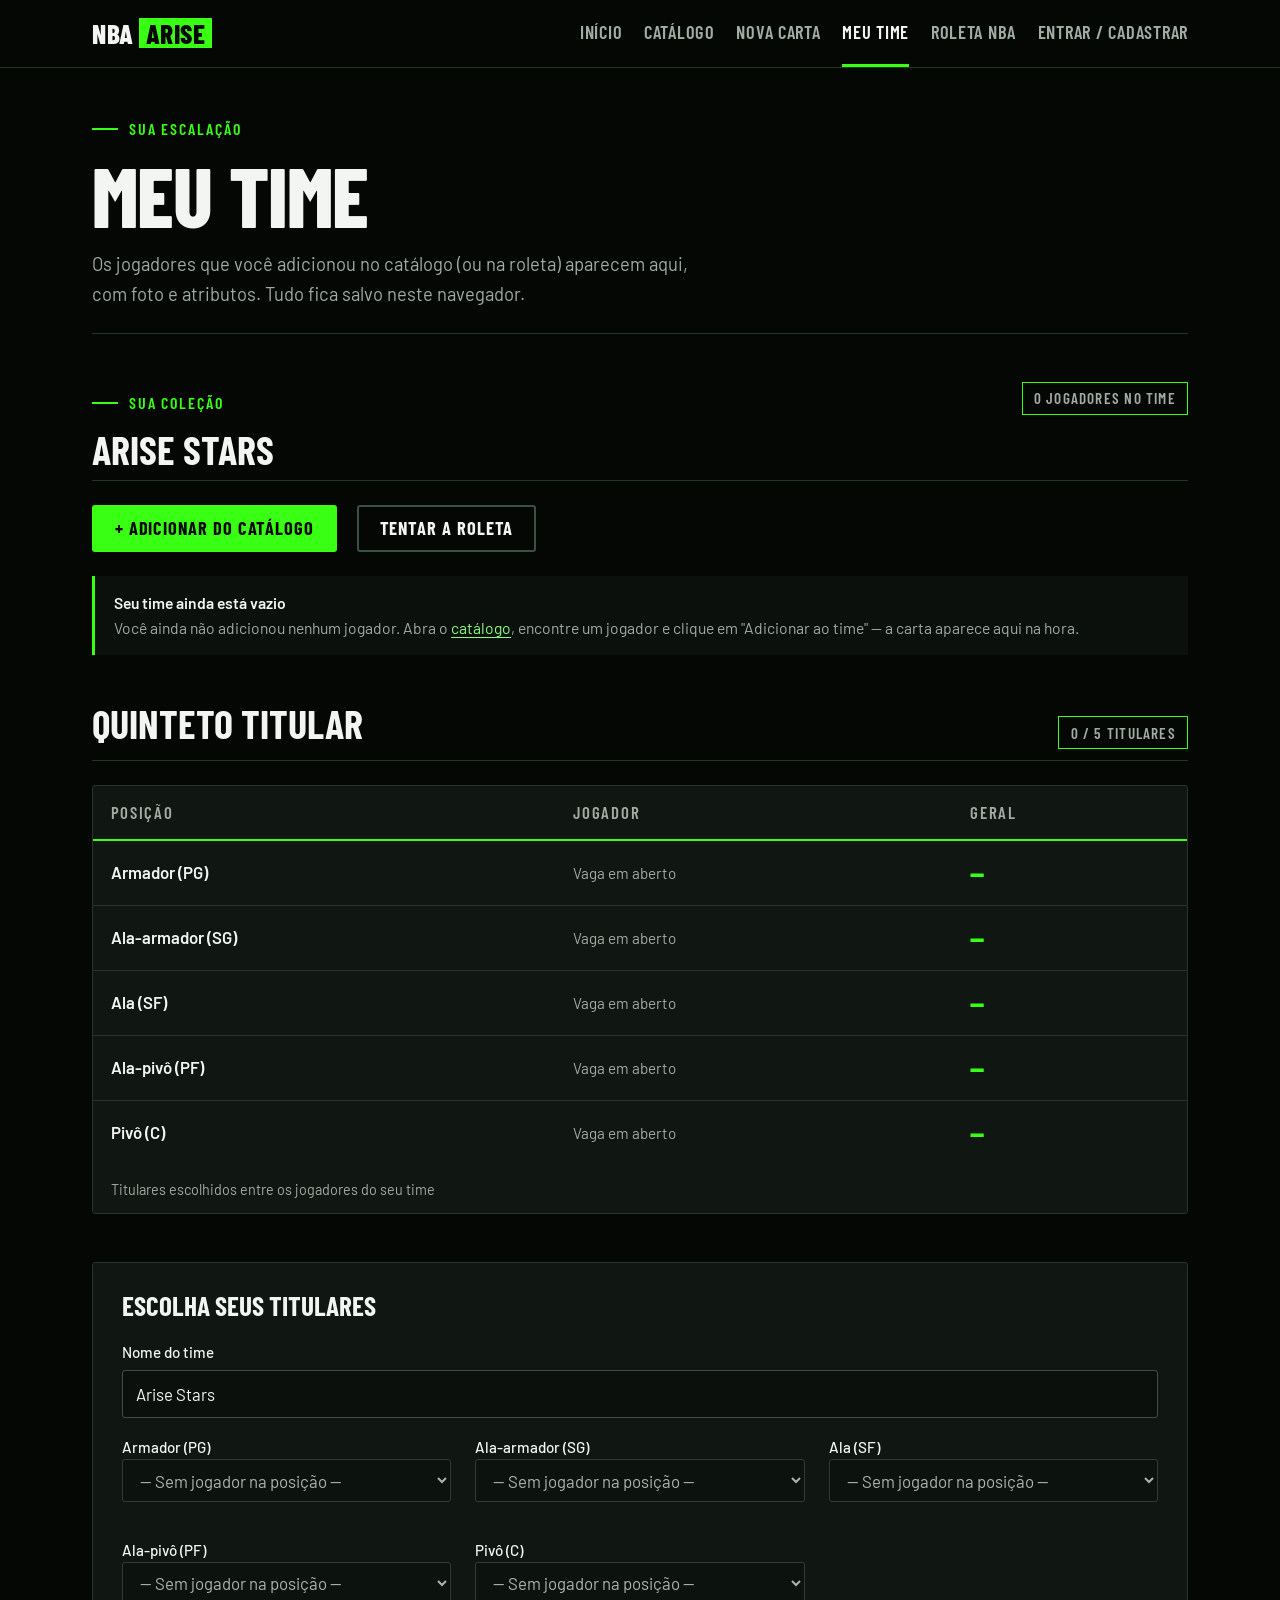
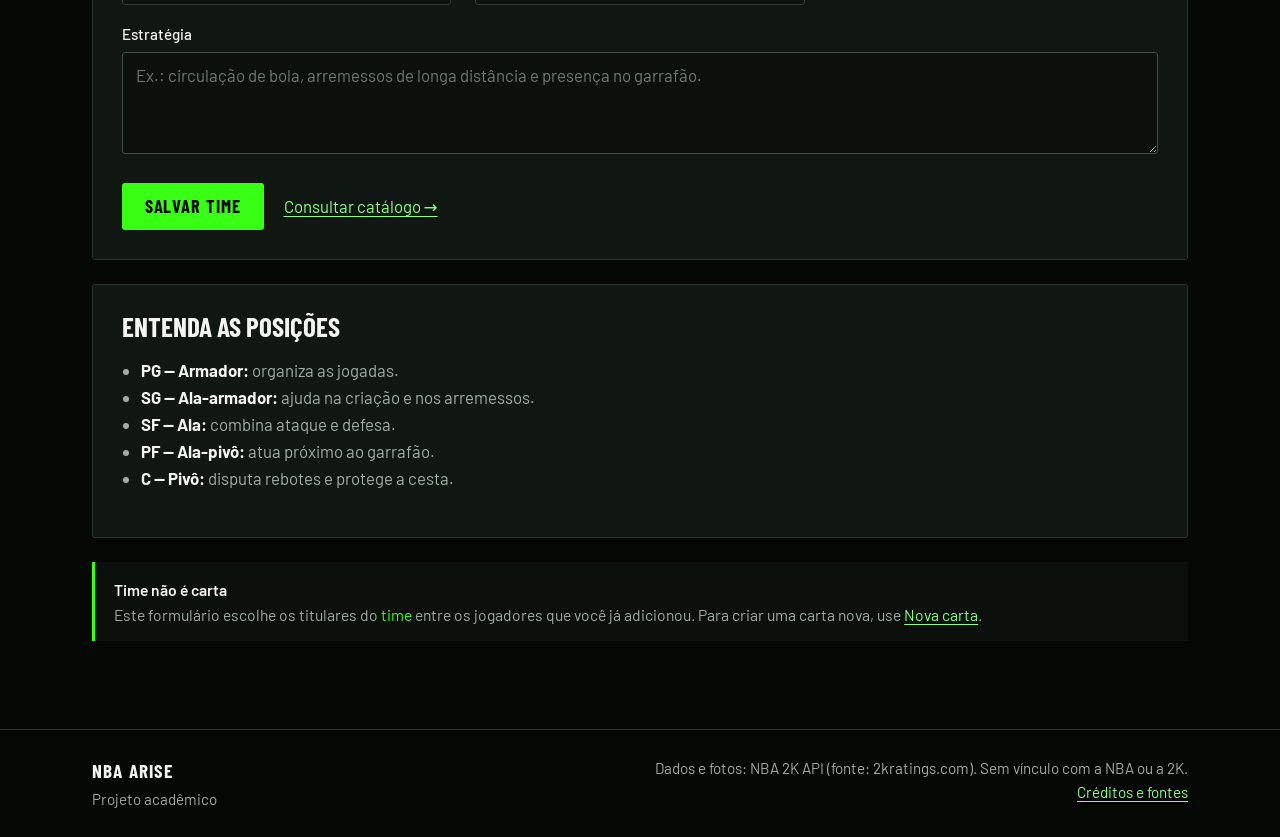
<file: pages/meutime.html>
<!DOCTYPE html>
<html lang="pt-BR">
<head>
  <meta charset="UTF-8">
  <meta name="viewport" content="width=device-width, initial-scale=1.0">
  <meta name="description" content="NBA ARISE: coleção acadêmica de cartas de basquete inspirada em TCG e NBA 2K.">
  <title>Meu time | NBA ARISE</title>
  <link rel="preconnect" href="https://fonts.googleapis.com">
  <link rel="preconnect" href="https://fonts.gstatic.com" crossorigin>
  <link href="https://fonts.googleapis.com/css2?family=Barlow:wght@400;500;600&family=Barlow+Condensed:wght@600;700;800&display=swap" rel="stylesheet">
  <link rel="stylesheet" href="../assets/css/style.css">
  <script src="../assets/js/fontes.js" defer></script>
  <script src="../assets/js/usuarios.js" defer></script>
  <script src="../assets/js/time.js" defer></script>
    <script src="../assets/js/jogadores.js" defer></script>
  <script src="../assets/js/config.js" defer></script>
  <script src="../assets/js/api-nba.js" defer></script>
  <script src="../assets/js/cartas.js" defer></script>
</head>
<body>
  <a class="pular" href="#conteudo">Pular para o conteúdo</a>
  <!-- BLOCO: CABECALHO — identificação e navegação entre as páginas. -->
  <header class="cabecalho">
    <div class="container barra">
      <a class="marca" href="../index.html"><span class="bola" aria-hidden="true">◉</span> NBA <span>ARISE</span></a>
      <nav aria-label="Navegação principal"><a href="../index.html">Início</a><a href="catalogo.html">Catálogo</a><a href="cadastro-carta.html">Nova carta</a><a href="meutime.html" aria-current="page">Meu time</a><a href="roleta.html">Roleta NBA</a><a id="nav-login" href="login.html">Entrar / Cadastrar</a></nav>
    </div>
  </header>
  <main id="conteudo" class="container">
<header class="titulo-pagina"><p class="sobretitulo">SUA ESCALAÇÃO</p><h1>Meu time</h1><p>Os jogadores que você adicionou no catálogo (ou na roleta) aparecem aqui, com foto e atributos. Tudo fica salvo neste navegador.</p></header>
    <!-- BLOCO: TIME — as cartas vêm do armazenamento compartilhado (assets/js/time.js), nunca de uma lista fixa. -->
    <section class="secao" aria-labelledby="nome-time"><div class="secao-topo"><div><p class="sobretitulo">SUA COLEÇÃO</p><h2 id="nome-time">Arise Stars</h2></div><span class="selo" id="contador-time" role="status" aria-live="polite">0 JOGADORES NO TIME</span></div>
      <div class="botoes"><a class="botao" href="catalogo.html">+ Adicionar do catálogo</a><a class="botao secundario" href="roleta.html">Tentar a roleta</a><button type="button" class="secundario" id="limpar-time" hidden>Remover todos</button></div>
      <div id="time-vazio" class="aviso"><strong>Seu time ainda está vazio</strong><p>Você ainda não adicionou nenhum jogador. Abra o <a href="catalogo.html">catálogo</a>, encontre um jogador e clique em "Adicionar ao time" — a carta aparece aqui na hora.</p></div>
      <div class="grade-cartas" id="grade-time" aria-live="polite" hidden></div>
      <noscript><p class="msg erro">Ative o JavaScript para ver o seu time.</p></noscript>
    </section>
    <!-- BLOCO: TITULARES — escolhe o quinteto entre os jogadores que já estão no time. -->
    <section class="secao" aria-labelledby="quinteto"><div class="secao-topo"><h2 id="quinteto">Quinteto titular</h2><span class="selo" id="selo-quinteto">0 / 5 TITULARES</span></div>
      <div class="tabela"><table><caption>Titulares escolhidos entre os jogadores do seu time</caption><thead><tr><th scope="col">Posição</th><th scope="col">Jogador</th><th scope="col">Geral</th></tr></thead><tbody id="corpo-titulares"></tbody></table></div>
    </section>
    <section class="painel" aria-labelledby="editar-time"><h2 id="editar-time">Escolha seus titulares</h2><form id="form-time" novalidate>
      <label for="nome-equipe">Nome do time</label><input id="nome-equipe" name="nome-equipe" type="text" value="Arise Stars" maxlength="40" required>
      <div class="duas-colunas"><div><label for="titular-PG">Armador (PG)</label><select id="titular-PG" name="titular-PG"></select></div><div><label for="titular-SG">Ala-armador (SG)</label><select id="titular-SG" name="titular-SG"></select></div><div><label for="titular-SF">Ala (SF)</label><select id="titular-SF" name="titular-SF"></select></div><div><label for="titular-PF">Ala-pivô (PF)</label><select id="titular-PF" name="titular-PF"></select></div><div><label for="titular-C">Pivô (C)</label><select id="titular-C" name="titular-C"></select></div></div>
      <label for="estrategia">Estratégia</label><textarea id="estrategia" name="estrategia" rows="3" maxlength="500" placeholder="Ex.: circulação de bola, arremessos de longa distância e presença no garrafão."></textarea>
      <div class="botoes"><button type="submit">Salvar time</button><a href="catalogo.html">Consultar catálogo →</a></div>
      <p id="msg-time" class="msg" role="status" aria-live="polite"></p>
    </form></section>
    <aside class="painel secao"><h2>Entenda as posições</h2><ul><li><strong>PG — Armador:</strong> organiza as jogadas.</li><li><strong>SG — Ala-armador:</strong> ajuda na criação e nos arremessos.</li><li><strong>SF — Ala:</strong> combina ataque e defesa.</li><li><strong>PF — Ala-pivô:</strong> atua próximo ao garrafão.</li><li><strong>C — Pivô:</strong> disputa rebotes e protege a cesta.</li></ul></aside>
    <aside class="aviso"><strong>Time não é carta</strong><p>Este formulário escolhe os titulares do <em>time</em> entre os jogadores que você já adicionou. Para criar uma carta nova, use <a href="cadastro-carta.html">Nova carta</a>.</p></aside>
  </main>
  <!-- BLOCO: RODAPE -->
  <footer class="rodape"><div class="container barra">
    <p><strong>NBA ARISE</strong><br>Projeto acadêmico</p>
    <p>Dados e fotos: NBA 2K API (fonte: 2kratings.com). Sem vínculo com a NBA ou a 2K.<br><a href="creditos.html">Créditos e fontes</a></p>
  </div></footer>
</body>
</html>
</file>
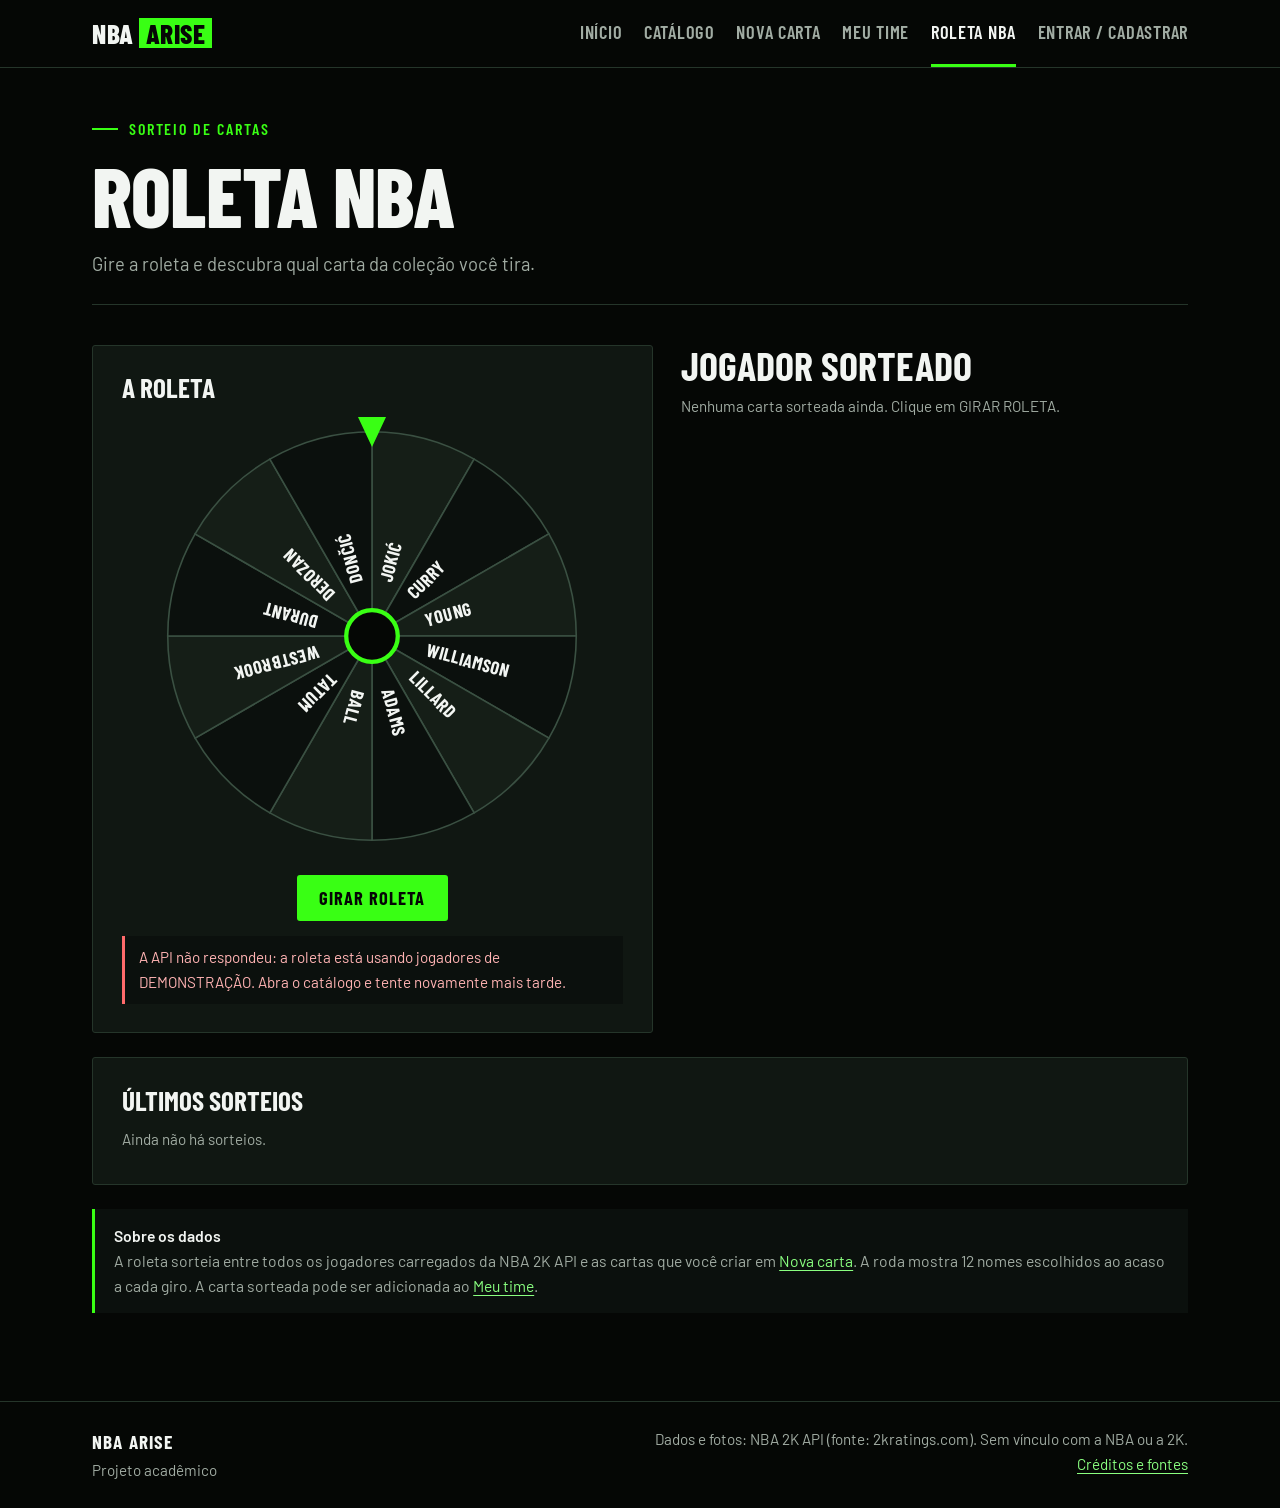
<file: pages/roleta.html>
<!DOCTYPE html>
<html lang="pt-BR">
<head>
  <meta charset="UTF-8">
  <meta name="viewport" content="width=device-width, initial-scale=1.0">
  <meta name="description" content="NBA ARISE: coleção acadêmica de cartas de basquete inspirada em TCG e NBA 2K.">
  <title>Roleta NBA | NBA ARISE</title>
  <link rel="preconnect" href="https://fonts.googleapis.com">
  <link rel="preconnect" href="https://fonts.gstatic.com" crossorigin>
  <link href="https://fonts.googleapis.com/css2?family=Barlow:wght@400;500;600&family=Barlow+Condensed:wght@600;700;800&display=swap" rel="stylesheet">
  <link rel="stylesheet" href="../assets/css/style.css">
  <script src="../assets/js/fontes.js" defer></script>
  <script src="../assets/js/usuarios.js" defer></script>
  <script src="../assets/js/time.js" defer></script>
    <script src="../assets/js/jogadores.js" defer></script>
  <script src="../assets/js/config.js" defer></script>
  <script src="../assets/js/api-nba.js" defer></script>
  <script src="../assets/js/cartas.js" defer></script>
  <script src="../assets/js/roleta.js" defer></script>
</head>
<body>
  <a class="pular" href="#conteudo">Pular para o conteúdo</a>
  <!-- BLOCO: CABECALHO — identificação e navegação entre as páginas. -->
  <header class="cabecalho">
    <div class="container barra">
      <a class="marca" href="../index.html"><span class="bola" aria-hidden="true">◉</span> NBA <span>ARISE</span></a>
      <nav aria-label="Navegação principal"><a href="../index.html">Início</a><a href="catalogo.html">Catálogo</a><a href="cadastro-carta.html">Nova carta</a><a href="meutime.html">Meu time</a><a href="roleta.html" aria-current="page">Roleta NBA</a><a id="nav-login" href="login.html">Entrar / Cadastrar</a></nav>
    </div>
  </header>
  <main id="conteudo" class="container">
<header class="titulo-pagina"><p class="sobretitulo">SORTEIO DE CARTAS</p><h1>Roleta NBA</h1><p>Gire a roleta e descubra qual carta da coleção você tira.</p></header>
    <!-- BLOCO: ROLETA — a roda é desenhada pelo roleta.js a partir de assets/js/jogadores.js. -->
    <div class="roleta-layout">
      <section class="painel" aria-labelledby="titulo-roda"><h2 id="titulo-roda">A roleta</h2>
        <div class="roda-caixa">
          <div class="roda-giro" id="roda-giro"><svg id="roda" viewBox="0 0 400 400" role="img" aria-label="Roleta com jogadores sorteados da coleção"></svg></div>
          <svg class="ponteiro" viewBox="0 0 28 30" width="28" height="30" aria-hidden="true" focusable="false"><path d="M0 0h28L14 30z" fill="currentColor"/></svg>
        </div>
        <div class="botoes"><button type="button" id="girar">GIRAR ROLETA</button><button type="button" id="novamente" class="secundario" hidden>Sortear novamente</button></div>
        <p id="roleta-msg" class="msg" role="status" aria-live="polite"></p>
      </section>
      <section aria-labelledby="titulo-resultado"><h2 id="titulo-resultado">Jogador sorteado</h2>
        <div id="carta-sorteada"><p class="ajuda">Nenhuma carta sorteada ainda. Clique em GIRAR ROLETA.</p></div>
      </section>
    </div>
    <section class="painel" aria-labelledby="titulo-historico"><h2 id="titulo-historico">Últimos sorteios</h2>
      <ol id="historico" class="historico"><li class="ajuda">Ainda não há sorteios.</li></ol>
    </section>
    <aside class="aviso" id="aviso-roleta"><strong>Sobre os dados</strong><p>A roleta sorteia entre todos os jogadores carregados da NBA 2K API e as cartas que você criar em <a href="cadastro-carta.html">Nova carta</a>. A roda mostra 12 nomes escolhidos ao acaso a cada giro. A carta sorteada pode ser adicionada ao <a href="meutime.html">Meu time</a>.</p></aside>
    <noscript><p class="msg erro">Ative o JavaScript para usar a roleta.</p></noscript>
  </main>
  <!-- BLOCO: RODAPE -->
  <footer class="rodape"><div class="container barra">
    <p><strong>NBA ARISE</strong><br>Projeto acadêmico</p>
    <p>Dados e fotos: NBA 2K API (fonte: 2kratings.com). Sem vínculo com a NBA ou a 2K.<br><a href="creditos.html">Créditos e fontes</a></p>
  </div></footer>
</body>
</html>
</file>
<file: assets/css/style.css>
/* ==========================================================================
   NBA ARISE — estilo (tema escuro com verde)
   Ideia: visual de cartão esportivo/editorial. Fundo chapado, linhas finas,
   cantos quase retos, tipografia condensada. O verde aparece só como acento
   (página atual, overall, botão principal, foco).
   Organização: 1 variáveis · 2 base · 3 cabeçalho · 4 páginas · 5 cartas
                6 botões · 7 formulários · 8 tabela · 9 rodapé · 10 responsivo
   ========================================================================== */

/* 1. VARIÁVEIS — mude as cores aqui e o site todo acompanha */
:root {
  --fundo: #050705;
  --fundo-2: #0b100d;
  --superficie: #101712;
  --neon: #39ff14;
  --neon-claro: #8aff80;
  --neon-escuro: #12351b;
  --texto: #f2f5f2;
  --texto-2: #a1aca3;
  --borda: #25352a;
  --borda-forte: #3a5042;
  --raio: 3px;
  --titulo: "Barlow Condensed", "Arial Narrow", "Roboto Condensed", "Helvetica Neue", Arial, sans-serif;
  --corpo: "Barlow", system-ui, -apple-system, "Segoe UI", Roboto, Arial, sans-serif;
  color-scheme: dark;
}

/* 2. BASE */
*, *::before, *::after { box-sizing: border-box; }
html { scroll-behavior: smooth; }
[id] { scroll-margin-top: 5rem; }
body { margin: 0; min-height: 100vh; display: flex; flex-direction: column; background: var(--fundo); color: var(--texto); font-family: var(--corpo); font-size: 1.05rem; line-height: 1.6; }
img { max-width: 100%; height: auto; display: block; }
h1, h2, h3 { font-family: var(--titulo); font-weight: 700; text-transform: uppercase; line-height: 1; margin: 0 0 .6rem; }
h1 { font-size: clamp(2.8rem, 8vw, 5.2rem); font-weight: 800; letter-spacing: -.01em; }
h2 { font-size: clamp(1.8rem, 4vw, 2.5rem); }
h3 { font-size: 1.4rem; letter-spacing: .01em; }
p { margin: 0 0 1rem; }
a { color: var(--neon-claro); text-underline-offset: 3px; }
a:hover { color: var(--neon); }
ul { padding-left: 1.2rem; }
code { background: var(--fundo-2); border: 1px solid var(--borda); padding: .05rem .35rem; font-size: .9em; }
em { font-style: normal; color: var(--neon); }
:focus-visible { outline: 2px solid var(--neon); outline-offset: 3px; }

.pular { position: absolute; left: 1rem; top: -4rem; z-index: 100; background: var(--neon); color: var(--fundo); padding: .6rem 1rem; font-weight: 600; transition: top .15s; }
.pular:focus { top: 1rem; }

/* 3. CABEÇALHO */
.container { width: 100%; max-width: 1160px; margin-inline: auto; padding-inline: clamp(1rem, 4vw, 2rem); }
.barra { display: flex; align-items: center; justify-content: space-between; flex-wrap: wrap; gap: .5rem 2rem; }
.cabecalho { position: sticky; top: 0; z-index: 50; background: var(--fundo); border-bottom: 1px solid var(--borda); }
.cabecalho .barra { min-height: 4rem; }
.marca { font-family: var(--titulo); font-weight: 800; font-size: 1.7rem; letter-spacing: .02em; text-transform: uppercase; color: var(--texto); text-decoration: none; display: inline-flex; align-items: center; gap: .35rem; line-height: 1; }
.marca:hover { color: var(--texto); }
.marca span:not(.bola) { background: var(--neon); color: var(--fundo); padding: .12rem .4rem .05rem; }
.bola { display: none; }
.cabecalho nav { display: flex; flex-wrap: wrap; align-items: center; gap: 0 1.35rem; }
.cabecalho nav a { font-family: var(--titulo); font-weight: 600; font-size: 1.15rem; letter-spacing: .04em; text-transform: uppercase; text-decoration: none; color: var(--texto-2); padding: 1.15rem 0 1rem; border-bottom: 3px solid transparent; transition: color .15s, border-color .15s; }
.cabecalho nav a:hover { color: var(--texto); border-bottom-color: var(--borda-forte); }
.cabecalho nav a[aria-current="page"] { color: var(--texto); border-bottom-color: var(--neon); }

/* 4. PÁGINAS E COMPONENTES */
main { flex: 1; padding-block: clamp(1.5rem, 4vw, 3rem) 4rem; }
.titulo-pagina { margin: 0 0 2.5rem; padding-bottom: 1.5rem; border-bottom: 1px solid var(--borda); }
.titulo-pagina p:last-child { color: var(--texto-2); font-size: 1.15rem; max-width: 60ch; margin: .8rem 0 0; }
.sobretitulo { display: flex; align-items: center; gap: .7rem; color: var(--neon); font-family: var(--titulo); font-weight: 600; font-size: 1rem; letter-spacing: .12em; margin-bottom: .8rem; }
.sobretitulo::before { content: ""; width: 1.6rem; height: 2px; background: var(--neon); }
.ajuda { color: var(--texto-2); font-size: .95rem; }
.secao { margin-block: 3rem; }
.secao-topo { display: flex; justify-content: space-between; align-items: baseline; flex-wrap: wrap; gap: .4rem 1rem; margin-bottom: 1.5rem; padding-bottom: .7rem; border-bottom: 1px solid var(--borda); }
.secao-topo h2 { margin: 0; }
.secao-topo > span { color: var(--texto-2); font-size: .95rem; }
.painel { background: var(--superficie); border: 1px solid var(--borda); border-radius: var(--raio); padding: clamp(1.1rem, 3vw, 1.8rem); margin-block: 1.5rem; }
.painel > h2:first-child { font-size: 1.7rem; }
.aviso { background: var(--fundo-2); border-left: 3px solid var(--neon); padding: .9rem 1.2rem; margin-block: 1.5rem; color: var(--texto-2); font-size: .98rem; }
.aviso strong { display: block; color: var(--texto); font-weight: 600; }
.aviso p { margin: 0; }
.duas-colunas { display: grid; grid-template-columns: repeat(auto-fit, minmax(min(100%, 280px), 1fr)); gap: 1.5rem; align-items: start; }
.duas-colunas > .painel { margin: 0; }
.selo { display: inline-block; padding: .2rem .7rem; border: 1px solid var(--neon); color: var(--neon); font-family: var(--titulo); font-weight: 600; font-size: .95rem; letter-spacing: .08em; }
.painel ul { color: var(--texto-2); }
.painel li strong { color: var(--texto); }

/* página inicial */
.hero { display: grid; grid-template-columns: 1.15fr .85fr; gap: clamp(2rem, 6vw, 4.5rem); align-items: center; padding-block: .5rem 1.5rem; }
.hero > div:first-child > p { color: var(--texto-2); font-size: 1.2rem; max-width: 44ch; }
.micro { color: var(--texto-2); font-family: var(--titulo); font-weight: 600; font-size: 1.05rem; letter-spacing: .1em; margin-top: 2rem; padding-top: 1rem; border-top: 1px solid var(--borda); }
.micro span { color: var(--neon); margin-inline: .4rem; }
.destaque { max-width: 370px; width: 100%; margin-inline: auto; }
.destaque .carta { box-shadow: 9px 9px 0 var(--neon-escuro); border-color: var(--borda-forte); }
.legenda-destaque { color: var(--texto-2); font-family: var(--titulo); font-size: .95rem; letter-spacing: .12em; margin: 1.6rem 0 0; }
.nome-destaque { font-size: 1.9rem; }
.acessos { display: grid; grid-template-columns: repeat(auto-fit, minmax(min(100%, 250px), 1fr)); gap: 1.25rem; }
.acessos article { border: 1px solid var(--borda); border-top: 3px solid var(--borda-forte); background: var(--superficie); padding: 1.4rem; transition: border-color .15s; }
.acessos article:hover { border-color: var(--neon); }
.acessos article p { color: var(--texto-2); }
.acessos article > a { font-family: var(--titulo); font-weight: 600; font-size: 1.1rem; letter-spacing: .04em; text-transform: uppercase; text-decoration: none; }
.acessos article > a:hover { text-decoration: underline; }
.indice { display: block; font-family: var(--titulo); font-weight: 800; font-size: 2.6rem; line-height: 1; margin-bottom: .6rem; color: var(--neon); }

/* 5. CARTAS — grade que preenche a largura e fica simétrica */
.grade-cartas { display: grid; grid-template-columns: repeat(auto-fit, minmax(290px, 1fr)); gap: 1.75rem; }
.carta { position: relative; display: flex; flex-direction: column; overflow: hidden; background: var(--superficie); border: 1px solid var(--borda); border-radius: var(--raio); transition: border-color .15s; }
.carta img { width: 100%; aspect-ratio: 16 / 10; object-fit: cover; background: var(--fundo-2); filter: brightness(.88); transition: filter .2s; }
.carta:hover, .carta:focus-within { border-color: var(--neon); }
.carta:hover img, .carta:focus-within img { filter: brightness(1); }
.carta-topo { position: absolute; top: 0; left: 0; right: 0; z-index: 1; display: flex; justify-content: space-between; align-items: flex-start; padding: .7rem .9rem 2rem; background: linear-gradient(180deg, rgba(5, 7, 5, .85), transparent); }
.carta-topo > span { font-family: var(--titulo); font-weight: 600; font-size: 1rem; letter-spacing: .08em; text-transform: uppercase; color: var(--texto); white-space: nowrap; }
.carta-topo strong { white-space: nowrap; font-family: var(--titulo); font-weight: 800; font-size: 2.7rem; line-height: .85; color: var(--neon); }
.carta-topo small { font-size: .85rem; font-weight: 600; letter-spacing: .08em; color: var(--texto-2); margin-left: .15rem; }
.carta-corpo { display: flex; flex-direction: column; flex: 1; padding: 1rem 1.15rem 1.15rem; }
.numero { color: var(--texto-2); font-size: .8rem; letter-spacing: .06em; font-variant-numeric: tabular-nums; margin-bottom: .3rem; }
.carta-corpo h3, .carta-corpo h2 { margin-bottom: .15rem; font-size: 1.65rem; }
.clube { color: var(--texto-2); font-size: .95rem; margin-bottom: .9rem; }
.stats { display: grid; grid-template-columns: 1fr 1fr; column-gap: 1.2rem; margin: 0 0 1rem; border-top: 1px solid var(--borda); }
.stats > div { display: flex; justify-content: space-between; align-items: baseline; gap: .5rem; padding: .35rem 0; border-bottom: 1px solid var(--borda); min-width: 0; }
.stats dt { color: var(--texto-2); white-space: nowrap; font-size: .7rem; font-weight: 500; letter-spacing: .08em; }
.stats dd { margin: 0; font-family: var(--titulo); font-weight: 700; font-size: 1.35rem; line-height: 1; font-variant-numeric: tabular-nums; }
.link-detalhe { align-self: flex-start; font-family: var(--titulo); font-weight: 600; font-size: 1.1rem; letter-spacing: .04em; text-transform: uppercase; text-decoration: none; margin-bottom: 1rem; }
.link-detalhe:hover { text-decoration: underline; }
.acoes { display: grid; grid-template-columns: 1fr 1fr; gap: .4rem; margin-top: auto; padding-top: .9rem; border-top: 1px solid var(--borda); }
.acoes > * { padding: .4rem .7rem; font-size: .95rem; }
.acoes > :first-child { grid-column: 1 / -1; }

/* detalhes */
.detalhe-carta { max-width: 780px; margin: 0 0 2rem; }
.detalhe-carta > img { border: 1px solid var(--borda); margin-bottom: 1.4rem; width: 100%; aspect-ratio: 16 / 9; object-fit: cover; }
.detalhe-carta h2 { font-size: clamp(2.2rem, 6vw, 3.2rem); }
.detalhe-carta h3 { margin-top: 1.6rem; padding-top: .8rem; border-top: 1px solid var(--borda); color: var(--texto-2); font-size: 1rem; letter-spacing: .12em; }
.ficha { display: grid; grid-template-columns: repeat(auto-fit, minmax(min(100%, 170px), 1fr)); gap: 0 1.5rem; margin: 1rem 0; }
.ficha > div { padding: .6rem 0; border-top: 1px solid var(--borda); }
.ficha dt { color: var(--texto-2); font-size: .78rem; letter-spacing: .08em; text-transform: uppercase; }
.ficha dd { margin: .1rem 0 0; font-weight: 600; font-size: 1.1rem; }
.detalhe-carta .stats { grid-template-columns: repeat(auto-fit, minmax(150px, 1fr)); }
.detalhe-carta .stats dd { font-size: 2rem; color: var(--neon); }
nav.painel ul { list-style: none; padding: 0; margin: 0; display: flex; flex-wrap: wrap; gap: .5rem; }
nav.painel li a { display: inline-block; padding: .3rem .8rem; border: 1px solid var(--borda-forte); border-radius: var(--raio); font-family: var(--titulo); font-weight: 600; font-size: 1.05rem; letter-spacing: .03em; text-transform: uppercase; text-decoration: none; color: var(--texto); transition: border-color .15s, color .15s; }
nav.painel li a:hover { border-color: var(--neon); color: var(--neon); }

/* 6. BOTÕES */
button, .botao { display: inline-flex; align-items: center; justify-content: center; gap: .4rem; font-family: var(--titulo); font-weight: 700; font-size: 1.15rem; letter-spacing: .05em; text-transform: uppercase; line-height: 1.1; text-decoration: none; cursor: pointer; padding: .7rem 1.3rem; border-radius: var(--raio); border: 2px solid var(--neon); background: var(--neon); color: var(--fundo); transition: background .15s, color .15s, border-color .15s; }
button:hover, .botao:hover { background: transparent; color: var(--neon); }
button.secundario, .botao.secundario { background: transparent; color: var(--texto); border-color: var(--borda-forte); }
button.secundario:hover, .botao.secundario:hover { border-color: var(--neon); color: var(--neon); }
/* botões que ainda não funcionam (Etapa 1) */
button:disabled { background: transparent; color: #6d7a70; border: 1px dashed var(--borda-forte); cursor: not-allowed; }
button:disabled:hover { background: transparent; color: #6d7a70; }
.botoes { display: flex; flex-wrap: wrap; align-items: center; gap: .75rem 1.25rem; margin-top: 1.5rem; }

/* 7. FORMULÁRIOS */
form { display: grid; gap: .35rem; }
label { display: block; font-size: .95rem; font-weight: 500; margin-top: .7rem; }
input, select, textarea { width: 100%; font: inherit; color: var(--texto); background: var(--fundo-2); border: 1px solid var(--borda-forte); border-radius: var(--raio); padding: .6rem .8rem; transition: border-color .15s; }
input::placeholder, textarea::placeholder { color: #6d7a70; }
input:hover, select:hover, textarea:hover { border-color: #52705c; }
input:focus, select:focus, textarea:focus { outline: 2px solid var(--neon); outline-offset: 0; border-color: var(--neon); }
textarea { resize: vertical; min-height: 6rem; }
input[type="file"] { padding: .45rem; color: var(--texto-2); }
input[type="file"]::file-selector-button { font: inherit; font-weight: 500; margin-right: .8rem; padding: .35rem .9rem; border: 1px solid var(--borda-forte); border-radius: var(--raio); background: var(--superficie); color: var(--texto); cursor: pointer; }
input[type="file"]::file-selector-button:hover { border-color: var(--neon); }
input[type="radio"], input[type="checkbox"] { width: auto; accent-color: var(--neon); }
fieldset { border: 1px solid var(--borda); border-radius: var(--raio); padding: .4rem 1.1rem 1.1rem; margin: 1rem 0 0; min-width: 0; }
legend { padding-inline: .5rem; font-family: var(--titulo); font-weight: 600; font-size: 1.05rem; letter-spacing: .1em; text-transform: uppercase; color: var(--neon-claro); }
fieldset label:first-child { margin-top: 0; }
.campos-stats { display: grid; grid-template-columns: repeat(auto-fit, minmax(110px, 1fr)); gap: 0 1rem; }
.filtros { grid-template-columns: repeat(auto-fit, minmax(190px, 1fr)); gap: .5rem 1rem; align-items: end; }
.filtros > div > label { margin-top: 0; }
.filtros fieldset, .filtros .botoes { grid-column: 1 / -1; }
.filtros fieldset { display: flex; flex-wrap: wrap; align-items: center; gap: .4rem 1.5rem; padding-block: .6rem; }
.filtros fieldset label { display: inline-flex; align-items: center; gap: .45rem; margin: 0; font-weight: 400; color: var(--texto-2); }
.filtros .botoes { margin-top: .5rem; }
.formulario-carta .duas-colunas { gap: 0 1.5rem; }
.formulario-carta .duas-colunas > div { min-width: 0; }
input:user-invalid, select:user-invalid { border-color: #ff6b6b; }

/* 8. TABELA (Meu time) */
.tabela { overflow-x: auto; border: 1px solid var(--borda); border-radius: var(--raio); background: var(--superficie); }
table { width: 100%; border-collapse: collapse; min-width: 560px; }
caption { text-align: left; padding: .8rem 1.1rem; color: var(--texto-2); font-size: .9rem; caption-side: bottom; }
th, td { padding: .8rem 1.1rem; text-align: left; border-bottom: 1px solid var(--borda); }
thead th { font-family: var(--titulo); font-weight: 600; font-size: 1.05rem; letter-spacing: .1em; text-transform: uppercase; color: var(--texto-2); border-bottom: 2px solid var(--neon); }
tbody th { font-weight: 600; }
tbody tr:hover { background: rgba(255, 255, 255, .02); }
tbody tr:last-child > * { border-bottom: 0; }
td:nth-child(3) { font-family: var(--titulo); font-weight: 800; font-size: 1.5rem; color: var(--neon); }
td button { padding: .3rem .8rem; font-size: .95rem; }

/* 9. RODAPÉ */
.rodape { margin-top: auto; border-top: 1px solid var(--borda); color: var(--texto-2); font-size: .95rem; }
.rodape .barra { align-items: flex-start; padding-block: 1.6rem; }
.rodape p { margin: 0; }
.rodape strong { font-family: var(--titulo); font-size: 1.2rem; letter-spacing: .06em; color: var(--texto); }
.rodape p:last-child { text-align: right; }

/* 9b. MENSAGENS, SESSÃO E ROLETA */
[hidden] { display: none !important; }
.msg { margin: .9rem 0 0; padding: .6rem .9rem; border-left: 3px solid var(--borda-forte); background: var(--fundo-2); color: var(--texto-2); font-size: .95rem; }
.msg:empty { display: none; }
.msg.ok { border-left-color: var(--neon); color: var(--neon-claro); }
.msg.erro { border-left-color: #ff6b6b; color: #ffb3b3; }
/* botão "Sair" do cabeçalho: parece um link do menu */
.cabecalho nav button.sair { font-family: var(--titulo); font-weight: 600; font-size: 1.15rem; letter-spacing: .04em; text-transform: uppercase; background: transparent; color: var(--texto-2); border: 0; border-bottom: 3px solid transparent; border-radius: 0; padding: 1.15rem 0 1rem; }
.cabecalho nav button.sair:hover { background: transparent; color: var(--texto); border-bottom-color: var(--borda-forte); }

.roleta-layout { display: grid; grid-template-columns: minmax(0, 1.05fr) minmax(0, .95fr); gap: 1.75rem; align-items: start; }
.roleta-layout .painel { margin-block: 0; }
.roda-caixa { position: relative; isolation: isolate; width: min(100%, 430px); margin: 1.2rem auto .4rem; }
.ponteiro { position: absolute; top: -4px; left: 50%; margin-left: -14px; z-index: 3; width: 28px; height: 30px; color: var(--neon); pointer-events: none; }
/* a roda gira como um quadrado: sem pointer-events para os cantos não cobrirem os botões */
.roda-giro { transition: transform 5.5s cubic-bezier(.12, .6, .12, 1); pointer-events: none; }
.roda-giro.girando { will-change: transform; }
.roda-giro svg { display: block; width: 100%; height: auto; }
.fatia { stroke: var(--borda-forte); stroke-width: 1.5; transition: fill .2s; }
.fatia-a { fill: #151e17; }
.fatia-b { fill: #0b100d; }
.fatia-ganha { fill: var(--neon-escuro); }
.fatia-nome { fill: var(--texto); font-family: var(--titulo); font-weight: 700; font-size: 17px; letter-spacing: .02em; text-transform: uppercase; pointer-events: none; }
.roda-centro { fill: var(--fundo); stroke: var(--neon); stroke-width: 4; }
.roleta-layout .botoes { justify-content: center; }
.roleta-resultado, #carta-sorteada { min-width: 0; }
#carta-sorteada .carta { max-width: 380px; }
.historico { margin: 0; padding-left: 1.4rem; color: var(--texto); }
.historico li { padding: .2rem 0; }
.historico li.ajuda { list-style: none; margin-left: -1.4rem; }
@media (max-width: 900px) {
  .roleta-layout { grid-template-columns: minmax(0, 1fr); }
}
@media (max-width: 640px) {
  .cabecalho nav button.sair { padding: .6rem 0 .5rem; font-size: 1.05rem; }
  .fatia-nome { font-size: 15px; }
}

/* 10. RESPONSIVO */
@media (max-width: 900px) {
  .hero { grid-template-columns: 1fr; }
  .destaque { margin-inline: 0; }
}
@media (max-width: 640px) {
  .cabecalho .barra { padding-top: .6rem; }
  .cabecalho nav { gap: 0 1.2rem; width: 100%; }
  .cabecalho nav a { padding: .6rem 0 .5rem; font-size: 1.05rem; }
  .grade-cartas { grid-template-columns: 1fr; }
  .rodape .barra { flex-direction: column; }
  .rodape p:last-child { text-align: left; }
  .botoes > * { flex: 1 1 100%; }
}

/* movimento reduzido */
@media (prefers-reduced-motion: reduce) {
  html { scroll-behavior: auto; }
  *, *::before, *::after { transition-duration: .01ms !important; }
  .roda-giro { transition: none; }
}
</file>
